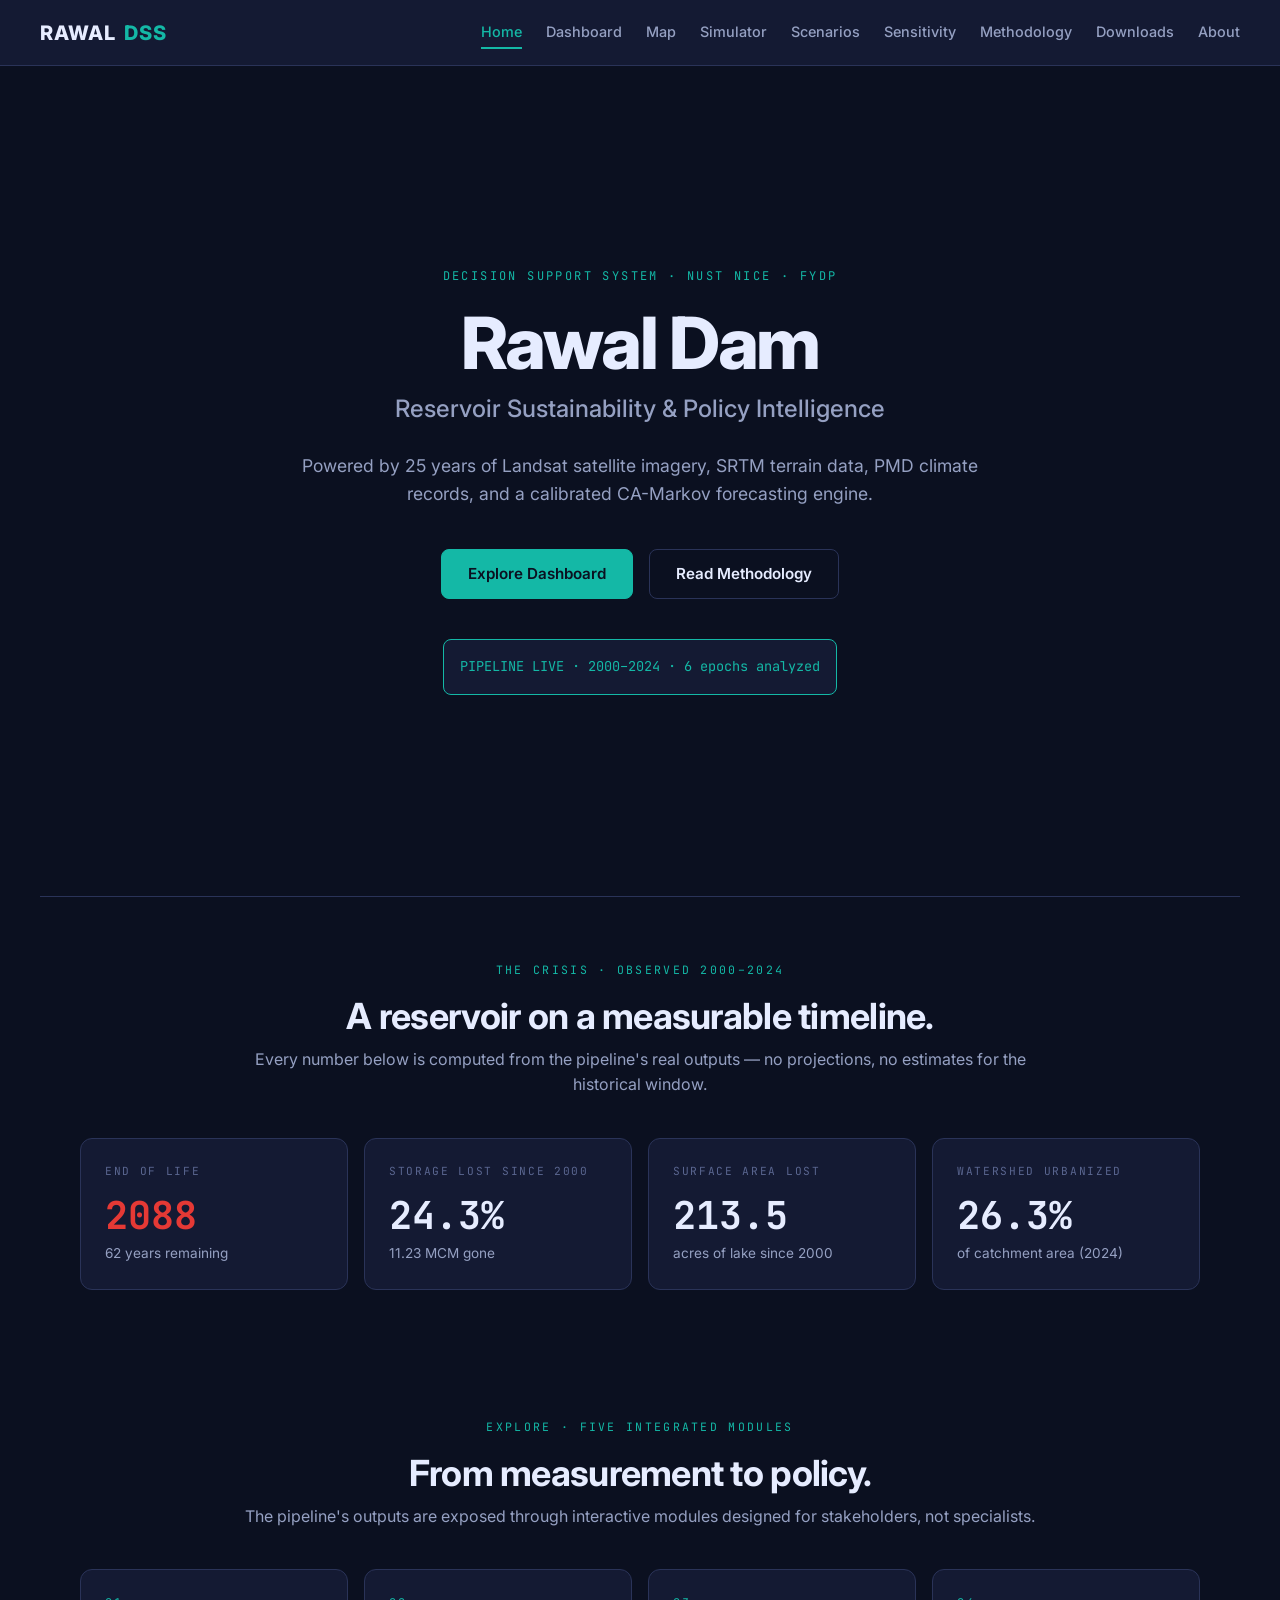
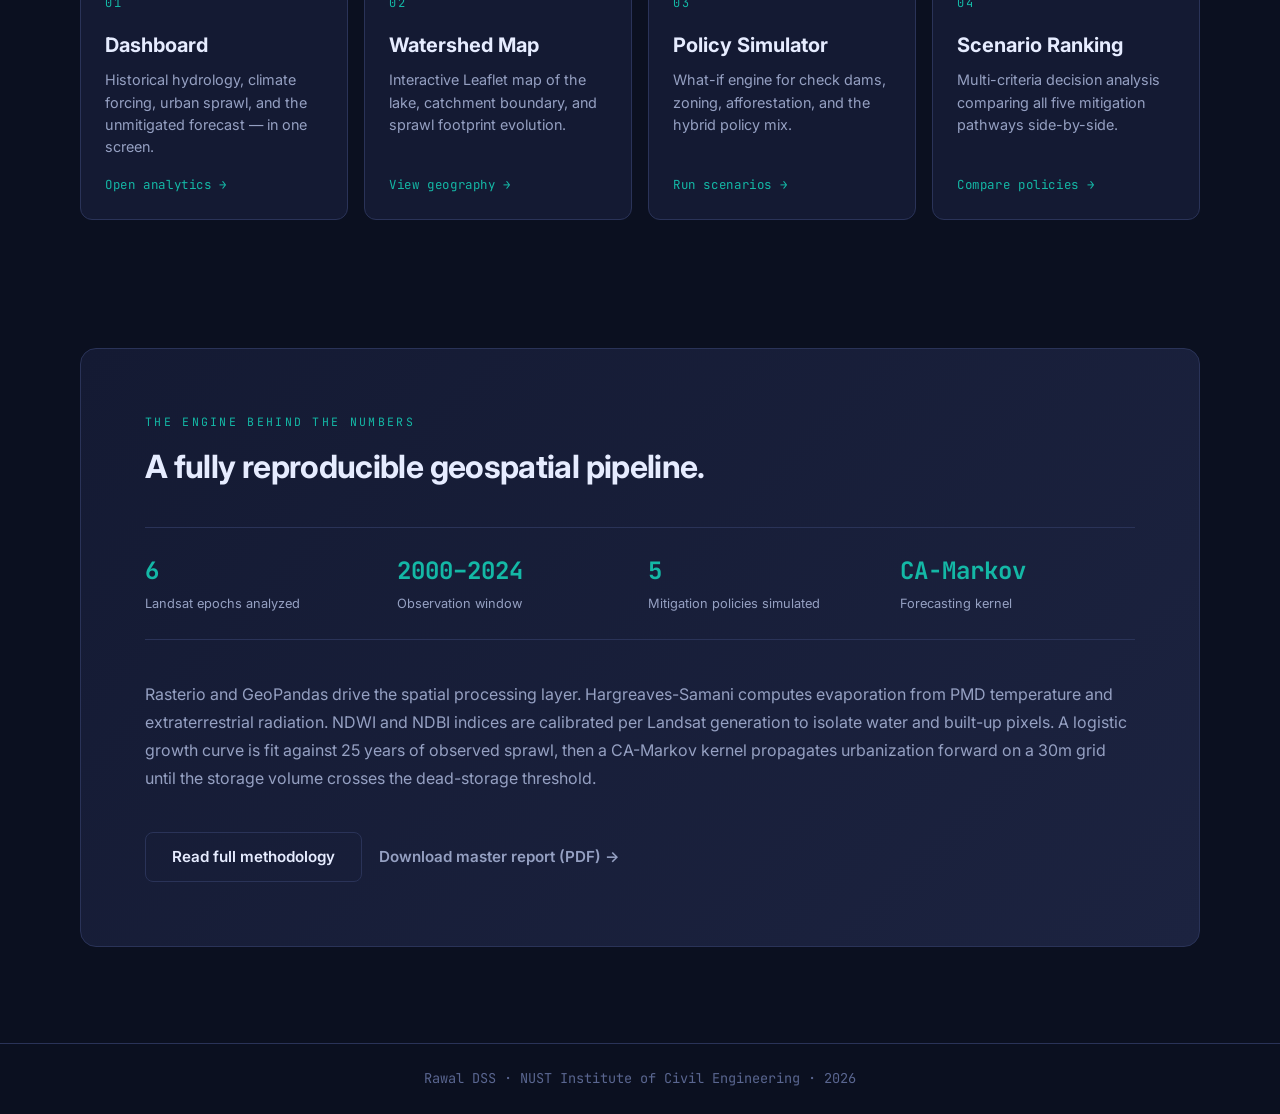
<file: index.html>
<!DOCTYPE html>
<html lang="en">
<head>
    <meta charset="UTF-8">
    <meta name="viewport" content="width=device-width, initial-scale=1.0">
    <title>Rawal DSS — Decision Support System for Reservoir Sustainability</title>

    <!-- ===== Favicon & App Icons ===== -->
    <link rel="icon" type="image/svg+xml" href="assets/icons/favicon.svg">
    <link rel="icon" type="image/png" sizes="32x32" href="assets/icons/favicon-32.png">
    <link rel="apple-touch-icon" sizes="180x180" href="assets/icons/apple-touch-icon.png">
    <link rel="manifest" href="site.webmanifest">
    <meta name="theme-color" content="#14b8a6">

    <!-- ===== Open Graph (WhatsApp / LinkedIn / Slack / Email) ===== -->
    <meta property="og:type" content="website">
    <meta property="og:site_name" content="Rawal DSS">
    <meta property="og:title" content="Rawal Dam DSS">
    <meta property="og:description" content="A satellite-based Decision Support System quantifying Rawal Dam's storage collapse trajectory and testing five mitigation policies.">
    <meta property="og:image" content="assets/icons/og-card.png">
    <meta property="og:image:width" content="1200">
    <meta property="og:image:height" content="630">
    <meta property="og:image:alt" content="Rawal Dam Decision Support System — satellite-based reservoir sustainability analysis">

    <!-- ===== Twitter Card ===== -->
    <meta name="twitter:card" content="summary_large_image">
    <meta name="twitter:title" content="Rawal Dam DSS">
    <meta name="twitter:description" content="A satellite-based Decision Support System quantifying Rawal Dam's storage collapse trajectory and testing five mitigation policies.">
    <meta name="twitter:image" content="assets/icons/og-card.png">


    <meta name="description" content="A data-driven decision support system for forecasting Rawal Dam sustainability and evaluating mitigation policies. NUST NICE Final Year Project.">

    <!-- Google Fonts -->
    <link rel="preconnect" href="https://fonts.googleapis.com">
    <link rel="preconnect" href="https://fonts.gstatic.com" crossorigin>
    <link href="https://fonts.googleapis.com/css2?family=Inter:wght@400;500;600;700;800&family=JetBrains+Mono:wght@400;500;700&display=swap" rel="stylesheet">

    <!-- Core stylesheet -->
    <link rel="stylesheet" href="assets/css/style.css">
</head>
<body>
    <header class="top-bar">
        <div class="brand">
            <span class="brand-mark">RAWAL</span>
            <span class="brand-dss">DSS</span>
        </div>
        <nav class="top-nav">
            <a href="index.html" class="nav-link active">Home</a>
            <a href="dashboard.html" class="nav-link">Dashboard</a>
            <a href="map.html" class="nav-link">Map</a>
            <a href="simulator.html" class="nav-link">Simulator</a>
            <a href="scenarios.html" class="nav-link">Scenarios</a>
            <a href="sensitivity.html" class="nav-link">Sensitivity</a>
            <a href="methodology.html" class="nav-link">Methodology</a>
            <a href="downloads.html" class="nav-link">Downloads</a>
            <a href="about.html" class="nav-link">About</a>
        </nav>
    </header>

    <main class="landing-main">

        <!-- ===== HERO ===== -->
        <section class="hero">
            <div class="hero-content">
                <p class="hero-tag">DECISION SUPPORT SYSTEM · NUST NICE · FYDP</p>
                <h1 class="hero-title">Rawal Dam</h1>
                <h2 class="hero-subtitle">Reservoir Sustainability &amp; Policy Intelligence</h2>
                <p class="hero-body">
                    Powered by 25 years of Landsat satellite imagery, SRTM terrain data,
                    PMD climate records, and a calibrated CA-Markov forecasting engine.
                </p>
                <div class="hero-cta">
                    <a href="dashboard.html" class="btn btn-primary">Explore Dashboard</a>
                    <a href="methodology.html" class="btn btn-secondary">Read Methodology</a>
                </div>
                <p class="hero-status" id="hero-status">Loading pipeline data...</p>
            </div>
        </section>

        <!-- ===== CRISIS STATS ===== -->
        <section class="crisis-section">
            <div class="section-header">
                <p class="section-tag">THE CRISIS · OBSERVED 2000–2024</p>
                <h2 class="section-title">A reservoir on a measurable timeline.</h2>
                <p class="section-sub">
                    Every number below is computed from the pipeline's real outputs — no projections, no estimates for the historical window.
                </p>
            </div>
            <div class="crisis-grid">
                <div class="crisis-card crisis-red">
                    <p class="crisis-label">End of Life</p>
                    <div class="crisis-value" id="stat-eol-year">—</div>
                    <p class="crisis-sub"><span id="stat-years-left">—</span> years remaining</p>
                </div>
                <div class="crisis-card">
                    <p class="crisis-label">Storage Lost Since 2000</p>
                    <div class="crisis-value"><span id="stat-storage-pct">—</span>%</div>
                    <p class="crisis-sub"><span id="stat-storage-lost">—</span> MCM gone</p>
                </div>
                <div class="crisis-card">
                    <p class="crisis-label">Surface Area Lost</p>
                    <div class="crisis-value"><span id="stat-area-lost">—</span></div>
                    <p class="crisis-sub">acres of lake since 2000</p>
                </div>
                <div class="crisis-card">
                    <p class="crisis-label">Watershed Urbanized</p>
                    <div class="crisis-value"><span id="stat-urban-pct">—</span>%</div>
                    <p class="crisis-sub">of catchment area (2024)</p>
                </div>
            </div>
        </section>

        <!-- ===== MODULES GRID ===== -->
        <section class="modules-section">
            <div class="section-header">
                <p class="section-tag">EXPLORE · FIVE INTEGRATED MODULES</p>
                <h2 class="section-title">From measurement to policy.</h2>
                <p class="section-sub">
                    The pipeline's outputs are exposed through interactive modules designed for stakeholders, not specialists.
                </p>
            </div>
            <div class="modules-grid">
                <a href="dashboard.html" class="module-card">
                    <div class="module-number">01</div>
                    <h3 class="module-title">Dashboard</h3>
                    <p class="module-body">Historical hydrology, climate forcing, urban sprawl, and the unmitigated forecast — in one screen.</p>
                    <span class="module-cta">Open analytics →</span>
                </a>
                <a href="map.html" class="module-card">
                    <div class="module-number">02</div>
                    <h3 class="module-title">Watershed Map</h3>
                    <p class="module-body">Interactive Leaflet map of the lake, catchment boundary, and sprawl footprint evolution.</p>
                    <span class="module-cta">View geography →</span>
                </a>
                <a href="simulator.html" class="module-card">
                    <div class="module-number">03</div>
                    <h3 class="module-title">Policy Simulator</h3>
                    <p class="module-body">What-if engine for check dams, zoning, afforestation, and the hybrid policy mix.</p>
                    <span class="module-cta">Run scenarios →</span>
                </a>
                <a href="scenarios.html" class="module-card">
                    <div class="module-number">04</div>
                    <h3 class="module-title">Scenario Ranking</h3>
                    <p class="module-body">Multi-criteria decision analysis comparing all five mitigation pathways side-by-side.</p>
                    <span class="module-cta">Compare policies →</span>
                </a>
            </div>
        </section>

        <!-- ===== METHODOLOGY TEASER ===== -->
        <section class="method-section">
            <div class="method-card">
                <p class="section-tag">THE ENGINE BEHIND THE NUMBERS</p>
                <h2 class="method-title">A fully reproducible geospatial pipeline.</h2>
                <div class="method-specs">
                    <div class="method-spec">
                        <span class="method-spec-num">6</span>
                        <span class="method-spec-label">Landsat epochs analyzed</span>
                    </div>
                    <div class="method-spec">
                        <span class="method-spec-num">2000–2024</span>
                        <span class="method-spec-label">Observation window</span>
                    </div>
                    <div class="method-spec">
                        <span class="method-spec-num">5</span>
                        <span class="method-spec-label">Mitigation policies simulated</span>
                    </div>
                    <div class="method-spec">
                        <span class="method-spec-num">CA-Markov</span>
                        <span class="method-spec-label">Forecasting kernel</span>
                    </div>
                </div>
                <p class="method-body">
                    Rasterio and GeoPandas drive the spatial processing layer. Hargreaves-Samani computes evaporation from PMD temperature and extraterrestrial radiation. NDWI and NDBI indices are calibrated per Landsat generation to isolate water and built-up pixels. A logistic growth curve is fit against 25 years of observed sprawl, then a CA-Markov kernel propagates urbanization forward on a 30m grid until the storage volume crosses the dead-storage threshold.
                </p>
                <div class="method-cta">
                    <a href="methodology.html" class="btn btn-secondary">Read full methodology</a>
                    <a href="downloads.html" class="btn btn-ghost">Download master report (PDF) →</a>
                </div>
            </div>
        </section>

    </main>

    <footer class="site-footer">
        <span>Rawal DSS &middot; NUST Institute of Civil Engineering &middot; 2026</span>
    </footer>

    <!-- Data loader must load before any page script -->
    <script src="assets/js/data-loader.js"></script>
    <script src="assets/js/landing.js"></script>
</body>
</html>
</file>
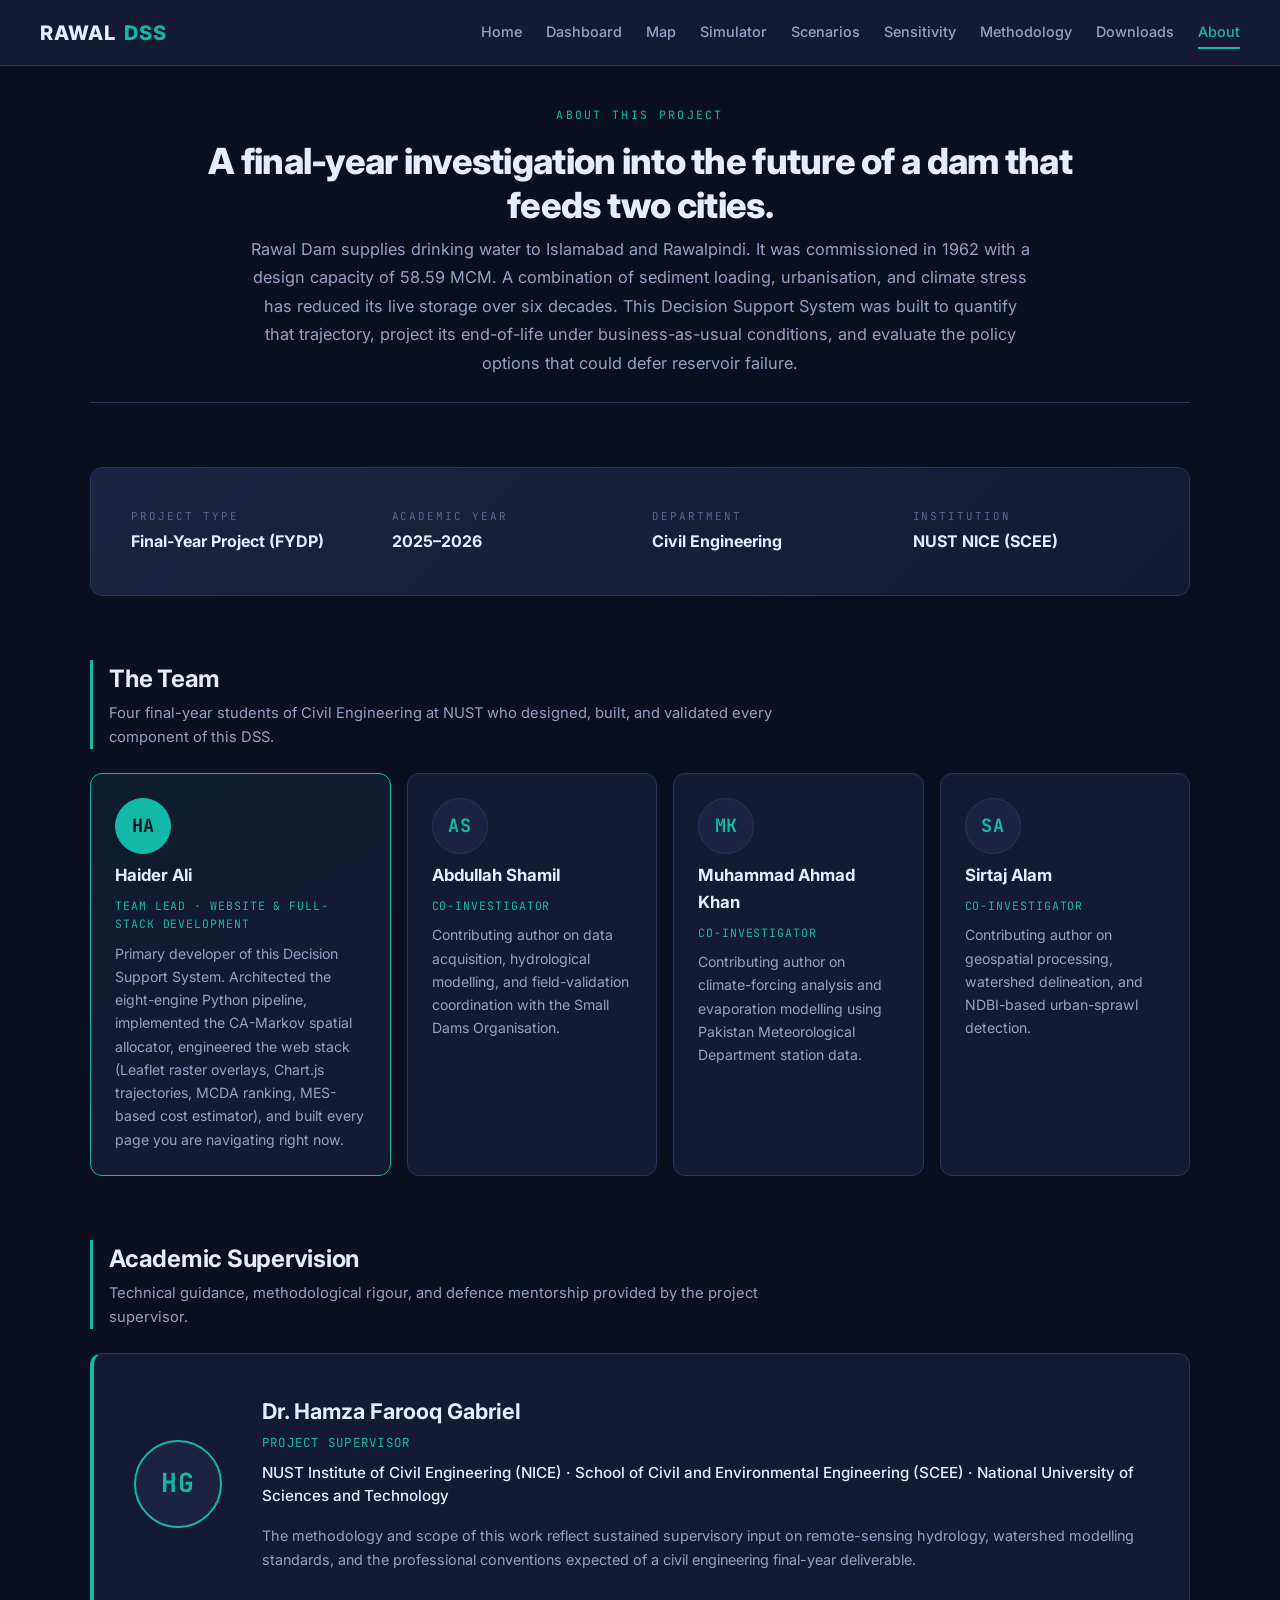
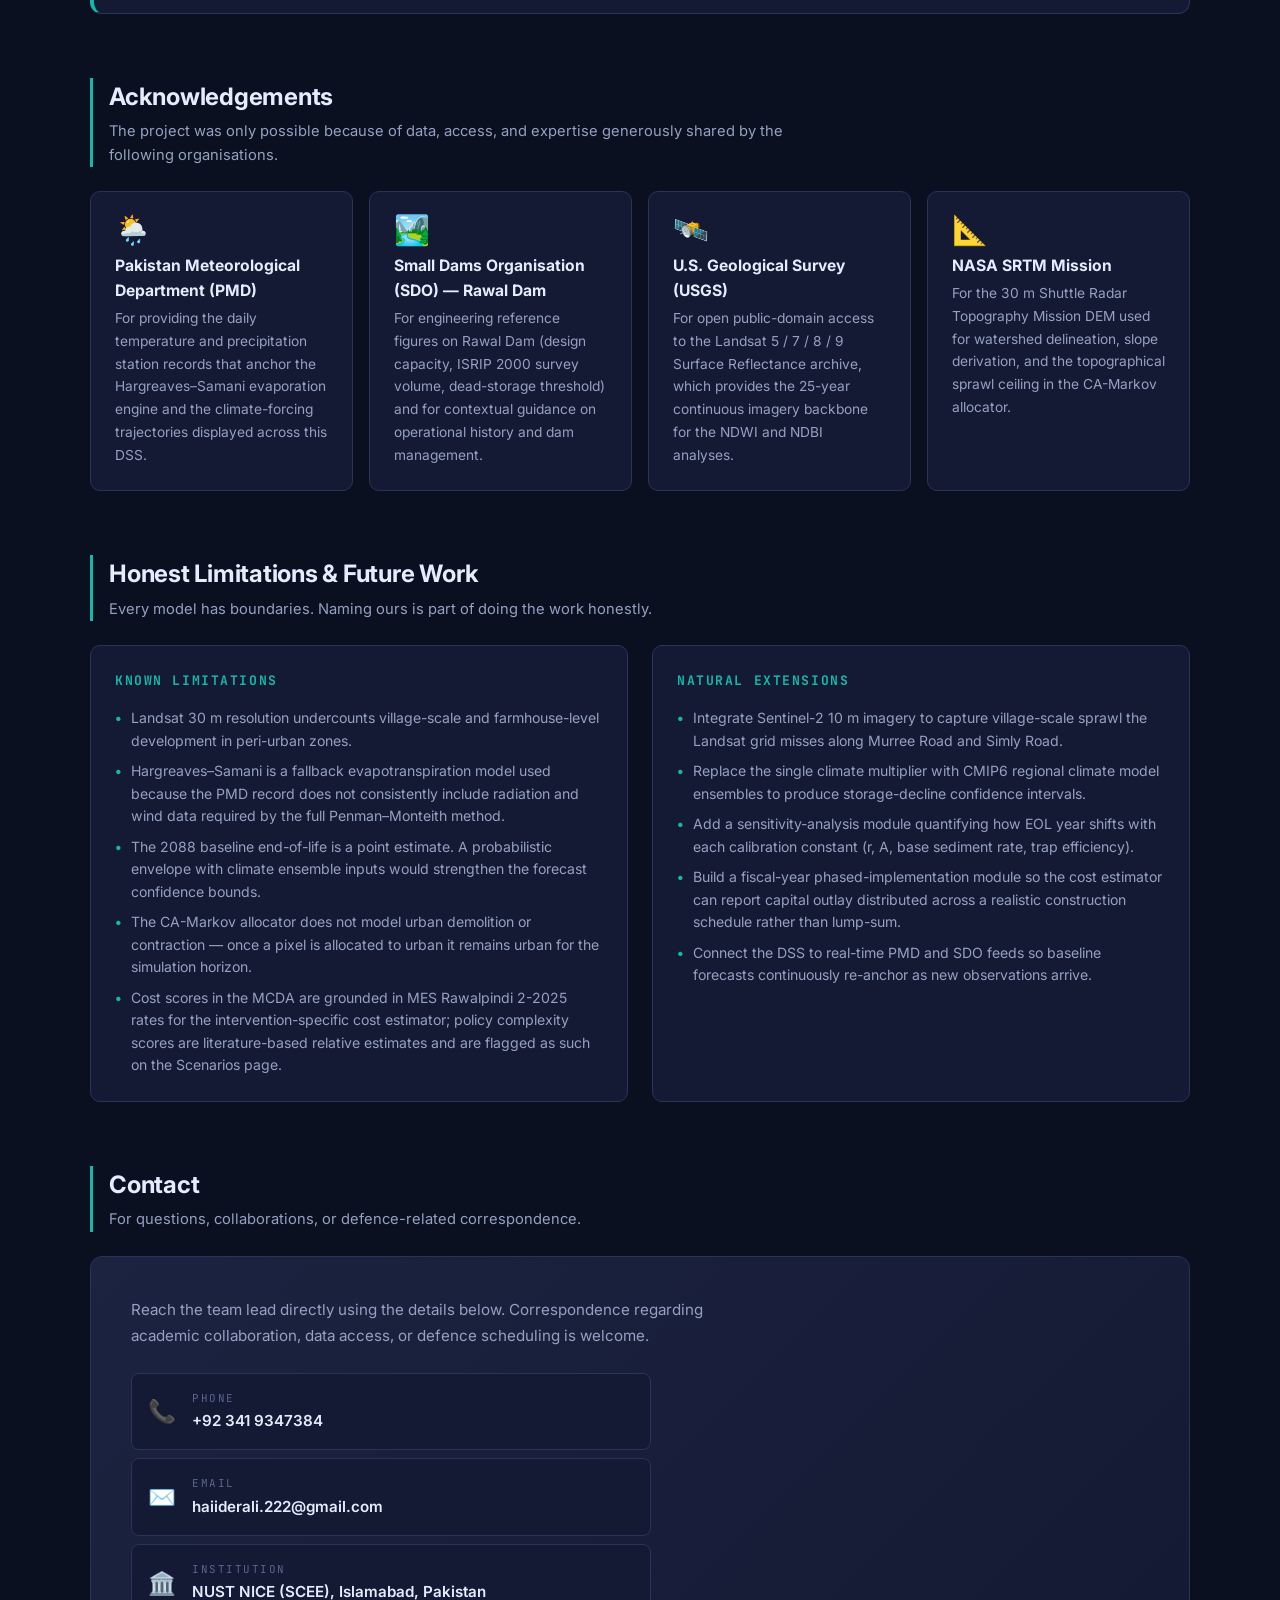
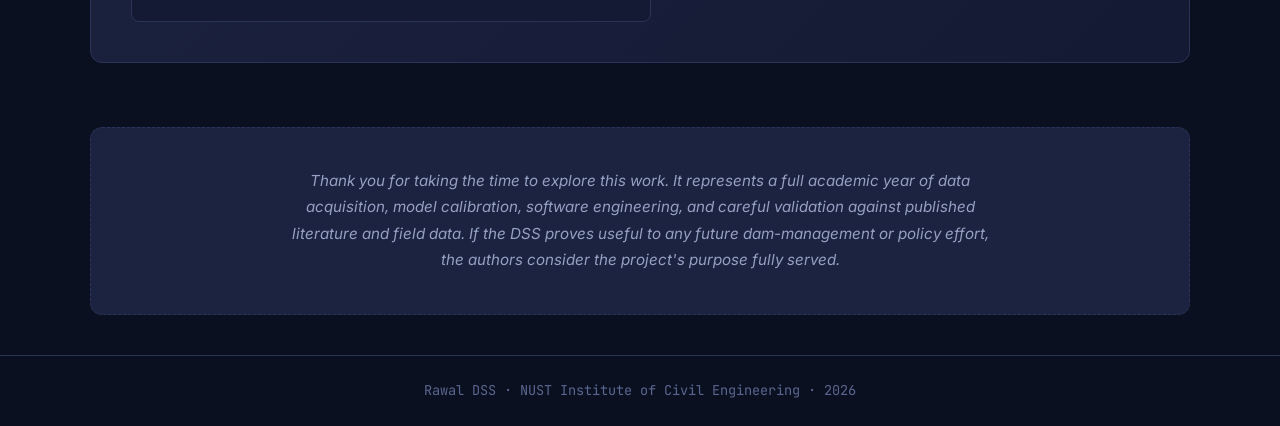
<file: about.html>
<!DOCTYPE html>
<html lang="en">
<head>
    <meta charset="UTF-8">
    <meta name="viewport" content="width=device-width, initial-scale=1.0">
    <title>About · Rawal DSS</title>

    <!-- ===== Favicon & App Icons ===== -->
    <link rel="icon" type="image/svg+xml" href="assets/icons/favicon.svg">
    <link rel="icon" type="image/png" sizes="32x32" href="assets/icons/favicon-32.png">
    <link rel="apple-touch-icon" sizes="180x180" href="assets/icons/apple-touch-icon.png">
    <link rel="manifest" href="site.webmanifest">
    <meta name="theme-color" content="#14b8a6">

    <!-- ===== Open Graph (WhatsApp / LinkedIn / Slack / Email) ===== -->
    <meta property="og:type" content="website">
    <meta property="og:site_name" content="Rawal DSS">
    <meta property="og:title" content="About · Rawal DSS">
    <meta property="og:description" content="Final-year project by Haider Ali, Abdullah Shamil, Muhammad Ahmad Khan, and Sirtaj Alam, supervised by Dr. Hamza Farooq Gabriel at NUST NICE (SCEE).">
    <meta property="og:image" content="assets/icons/og-card.png">
    <meta property="og:image:width" content="1200">
    <meta property="og:image:height" content="630">
    <meta property="og:image:alt" content="Rawal Dam Decision Support System — satellite-based reservoir sustainability analysis">

    <!-- ===== Twitter Card ===== -->
    <meta name="twitter:card" content="summary_large_image">
    <meta name="twitter:title" content="About · Rawal DSS">
    <meta name="twitter:description" content="Final-year project by Haider Ali, Abdullah Shamil, Muhammad Ahmad Khan, and Sirtaj Alam, supervised by Dr. Hamza Farooq Gabriel at NUST NICE (SCEE).">
    <meta name="twitter:image" content="assets/icons/og-card.png">



    <meta name="description" content="About the team, supervisor, and institution behind the Rawal Dam Decision Support System final-year project.">

    <link rel="preconnect" href="https://fonts.googleapis.com">
    <link rel="preconnect" href="https://fonts.gstatic.com" crossorigin>
    <link href="https://fonts.googleapis.com/css2?family=Inter:wght@400;500;600;700;800&family=JetBrains+Mono:wght@400;500;700&display=swap" rel="stylesheet">

    <link rel="stylesheet" href="assets/css/style.css">
</head>
<body>
    <header class="top-bar">
        <div class="brand">
            <span class="brand-mark">RAWAL</span>
            <span class="brand-dss">DSS</span>
        </div>
        <nav class="top-nav">
            <a href="index.html" class="nav-link">Home</a>
            <a href="dashboard.html" class="nav-link">Dashboard</a>
            <a href="map.html" class="nav-link">Map</a>
            <a href="simulator.html" class="nav-link">Simulator</a>
            <a href="scenarios.html" class="nav-link">Scenarios</a>
            <a href="sensitivity.html" class="nav-link">Sensitivity</a>
            <a href="methodology.html" class="nav-link">Methodology</a>
            <a href="downloads.html" class="nav-link">Downloads</a>
            <a href="about.html" class="nav-link active">About</a>
        </nav>
    </header>

    <main class="about-main">

        <!-- ===== PAGE HEADER ===== -->
        <section class="about-header">
            <p class="section-tag">ABOUT THIS PROJECT</p>
            <h1 class="about-title">A final-year investigation into the future of a dam that feeds two cities.</h1>
            <p class="about-lead">
                Rawal Dam supplies drinking water to Islamabad and Rawalpindi. It was commissioned in 1962 with
                a design capacity of 58.59 MCM. A combination of sediment loading, urbanisation, and climate
                stress has reduced its live storage over six decades. This Decision Support System was built to
                quantify that trajectory, project its end-of-life under business-as-usual conditions, and
                evaluate the policy options that could defer reservoir failure.
            </p>
        </section>

        <!-- ===== PROJECT CARD ===== -->
        <section class="about-section">
            <div class="about-project-card">
                <div class="project-meta">
                    <div class="project-meta-item">
                        <span class="project-meta-label">Project type</span>
                        <span class="project-meta-value">Final-Year Project (FYDP)</span>
                    </div>
                    <div class="project-meta-item">
                        <span class="project-meta-label">Academic year</span>
                        <span class="project-meta-value">2025–2026</span>
                    </div>
                    <div class="project-meta-item">
                        <span class="project-meta-label">Department</span>
                        <span class="project-meta-value">Civil Engineering</span>
                    </div>
                    <div class="project-meta-item">
                        <span class="project-meta-label">Institution</span>
                        <span class="project-meta-value">NUST NICE (SCEE)</span>
                    </div>
                </div>
            </div>
        </section>

        <!-- ===== TEAM ===== -->
        <section class="about-section">
            <div class="about-section-head">
                <h2 class="about-h2">The Team</h2>
                <p class="about-hint">Four final-year students of Civil Engineering at NUST who designed, built, and validated every component of this DSS.</p>
            </div>

            <div class="team-grid">

                <div class="team-card team-card-lead">
                    <div class="team-avatar">HA</div>
                    <h3 class="team-name">Haider Ali</h3>
                    <p class="team-role">Team Lead · Website &amp; Full-Stack Development</p>
                    <p class="team-blurb">
                        Primary developer of this Decision Support System. Architected the eight-engine Python
                        pipeline, implemented the CA-Markov spatial allocator, engineered the web stack (Leaflet
                        raster overlays, Chart.js trajectories, MCDA ranking, MES-based cost estimator), and
                        built every page you are navigating right now.
                    </p>
                </div>

                <div class="team-card">
                    <div class="team-avatar">AS</div>
                    <h3 class="team-name">Abdullah Shamil</h3>
                    <p class="team-role">Co-Investigator</p>
                    <p class="team-blurb">
                        Contributing author on data acquisition, hydrological modelling, and field-validation
                        coordination with the Small Dams Organisation.
                    </p>
                </div>

                <div class="team-card">
                    <div class="team-avatar">MK</div>
                    <h3 class="team-name">Muhammad Ahmad Khan</h3>
                    <p class="team-role">Co-Investigator</p>
                    <p class="team-blurb">
                        Contributing author on climate-forcing analysis and evaporation modelling using Pakistan
                        Meteorological Department station data.
                    </p>
                </div>

                <div class="team-card">
                    <div class="team-avatar">SA</div>
                    <h3 class="team-name">Sirtaj Alam</h3>
                    <p class="team-role">Co-Investigator</p>
                    <p class="team-blurb">
                        Contributing author on geospatial processing, watershed delineation, and NDBI-based
                        urban-sprawl detection.
                    </p>
                </div>

            </div>
        </section>

        <!-- ===== SUPERVISOR ===== -->
        <section class="about-section">
            <div class="about-section-head">
                <h2 class="about-h2">Academic Supervision</h2>
                <p class="about-hint">Technical guidance, methodological rigour, and defence mentorship provided by the project supervisor.</p>
            </div>

            <div class="supervisor-card">
                <div class="supervisor-avatar">HG</div>
                <div class="supervisor-body">
                    <h3 class="supervisor-name">Dr. Hamza Farooq Gabriel</h3>
                    <p class="supervisor-role">Project Supervisor</p>
                    <p class="supervisor-affiliation">
                        NUST Institute of Civil Engineering (NICE) ·
                        School of Civil and Environmental Engineering (SCEE) ·
                        National University of Sciences and Technology
                    </p>
                    <p class="supervisor-blurb">
                        The methodology and scope of this work reflect sustained supervisory input on remote-sensing
                        hydrology, watershed modelling standards, and the professional conventions expected of a
                        civil engineering final-year deliverable.
                    </p>
                </div>
            </div>
        </section>

        <!-- ===== ACKNOWLEDGEMENTS ===== -->
        <section class="about-section">
            <div class="about-section-head">
                <h2 class="about-h2">Acknowledgements</h2>
                <p class="about-hint">The project was only possible because of data, access, and expertise generously shared by the following organisations.</p>
            </div>

            <div class="ack-grid">
                <div class="ack-card">
                    <div class="ack-icon">🌦️</div>
                    <h3>Pakistan Meteorological Department (PMD)</h3>
                    <p>
                        For providing the daily temperature and precipitation station records that anchor the
                        Hargreaves–Samani evaporation engine and the climate-forcing trajectories displayed
                        across this DSS.
                    </p>
                </div>

                <div class="ack-card">
                    <div class="ack-icon">🏞️</div>
                    <h3>Small Dams Organisation (SDO) — Rawal Dam</h3>
                    <p>
                        For engineering reference figures on Rawal Dam (design capacity, ISRIP 2000 survey
                        volume, dead-storage threshold) and for contextual guidance on operational history
                        and dam management.
                    </p>
                </div>

                <div class="ack-card">
                    <div class="ack-icon">🛰️</div>
                    <h3>U.S. Geological Survey (USGS)</h3>
                    <p>
                        For open public-domain access to the Landsat 5 / 7 / 8 / 9 Surface Reflectance archive,
                        which provides the 25-year continuous imagery backbone for the NDWI and NDBI analyses.
                    </p>
                </div>

                <div class="ack-card">
                    <div class="ack-icon">📐</div>
                    <h3>NASA SRTM Mission</h3>
                    <p>
                        For the 30 m Shuttle Radar Topography Mission DEM used for watershed delineation,
                        slope derivation, and the topographical sprawl ceiling in the CA-Markov allocator.
                    </p>
                </div>
            </div>
        </section>

        <!-- ===== LIMITATIONS & FUTURE WORK ===== -->
        <section class="about-section">
            <div class="about-section-head">
                <h2 class="about-h2">Honest Limitations &amp; Future Work</h2>
                <p class="about-hint">Every model has boundaries. Naming ours is part of doing the work honestly.</p>
            </div>

            <div class="limit-grid">
                <div class="limit-card">
                    <h3>Known limitations</h3>
                    <ul class="limit-list">
                        <li>Landsat 30 m resolution undercounts village-scale and farmhouse-level development in peri-urban zones.</li>
                        <li>Hargreaves–Samani is a fallback evapotranspiration model used because the PMD record does not consistently include radiation and wind data required by the full Penman–Monteith method.</li>
                        <li>The 2088 baseline end-of-life is a point estimate. A probabilistic envelope with climate ensemble inputs would strengthen the forecast confidence bounds.</li>
                        <li>The CA-Markov allocator does not model urban demolition or contraction — once a pixel is allocated to urban it remains urban for the simulation horizon.</li>
                        <li>Cost scores in the MCDA are grounded in MES Rawalpindi 2-2025 rates for the intervention-specific cost estimator; policy complexity scores are literature-based relative estimates and are flagged as such on the Scenarios page.</li>
                    </ul>
                </div>

                <div class="limit-card">
                    <h3>Natural extensions</h3>
                    <ul class="limit-list">
                        <li>Integrate Sentinel-2 10 m imagery to capture village-scale sprawl the Landsat grid misses along Murree Road and Simly Road.</li>
                        <li>Replace the single climate multiplier with CMIP6 regional climate model ensembles to produce storage-decline confidence intervals.</li>
                        <li>Add a sensitivity-analysis module quantifying how EOL year shifts with each calibration constant (r, A, base sediment rate, trap efficiency).</li>
                        <li>Build a fiscal-year phased-implementation module so the cost estimator can report capital outlay distributed across a realistic construction schedule rather than lump-sum.</li>
                        <li>Connect the DSS to real-time PMD and SDO feeds so baseline forecasts continuously re-anchor as new observations arrive.</li>
                    </ul>
                </div>
            </div>
        </section>

        <!-- ===== CONTACT ===== -->
        <section class="about-section">
            <div class="about-section-head">
                <h2 class="about-h2">Contact</h2>
                <p class="about-hint">For questions, collaborations, or defence-related correspondence.</p>
            </div>

            <div class="contact-card">
                <div class="contact-body">
                    <p class="contact-intro">
                        Reach the team lead directly using the details below. Correspondence regarding academic
                        collaboration, data access, or defence scheduling is welcome.
                    </p>

                    <div class="contact-lines">
                        <!-- EDIT: to remove your phone from the public site, delete or comment out the single .contact-line block below -->
                        <a href="tel:+923419347384" class="contact-line">
                            <span class="contact-icon">📞</span>
                            <span class="contact-text">
                                <span class="contact-label">Phone</span>
                                <span class="contact-value">+92 341 9347384</span>
                            </span>
                        </a>

                        <a href="mailto:haiiderali.222@gmail.com" class="contact-line">
                            <span class="contact-icon">✉️</span>
                            <span class="contact-text">
                                <span class="contact-label">Email</span>
                                <span class="contact-value">haiiderali.222@gmail.com</span>
                            </span>
                        </a>

                        <div class="contact-line contact-line-static">
                            <span class="contact-icon">🏛️</span>
                            <span class="contact-text">
                                <span class="contact-label">Institution</span>
                                <span class="contact-value">NUST NICE (SCEE), Islamabad, Pakistan</span>
                            </span>
                        </div>
                    </div>
                </div>
            </div>
        </section>

        <!-- ===== CLOSING NOTE ===== -->
        <section class="about-section">
            <div class="closing-note">
                <p>
                    Thank you for taking the time to explore this work. It represents a full academic year of
                    data acquisition, model calibration, software engineering, and careful validation against
                    published literature and field data. If the DSS proves useful to any future dam-management
                    or policy effort, the authors consider the project's purpose fully served.
                </p>
            </div>
        </section>

    </main>

    <footer class="site-footer">
        <span>Rawal DSS &middot; NUST Institute of Civil Engineering &middot; 2026</span>
    </footer>

    <script src="assets/js/data-loader.js"></script>
</body>
</html>
</file>
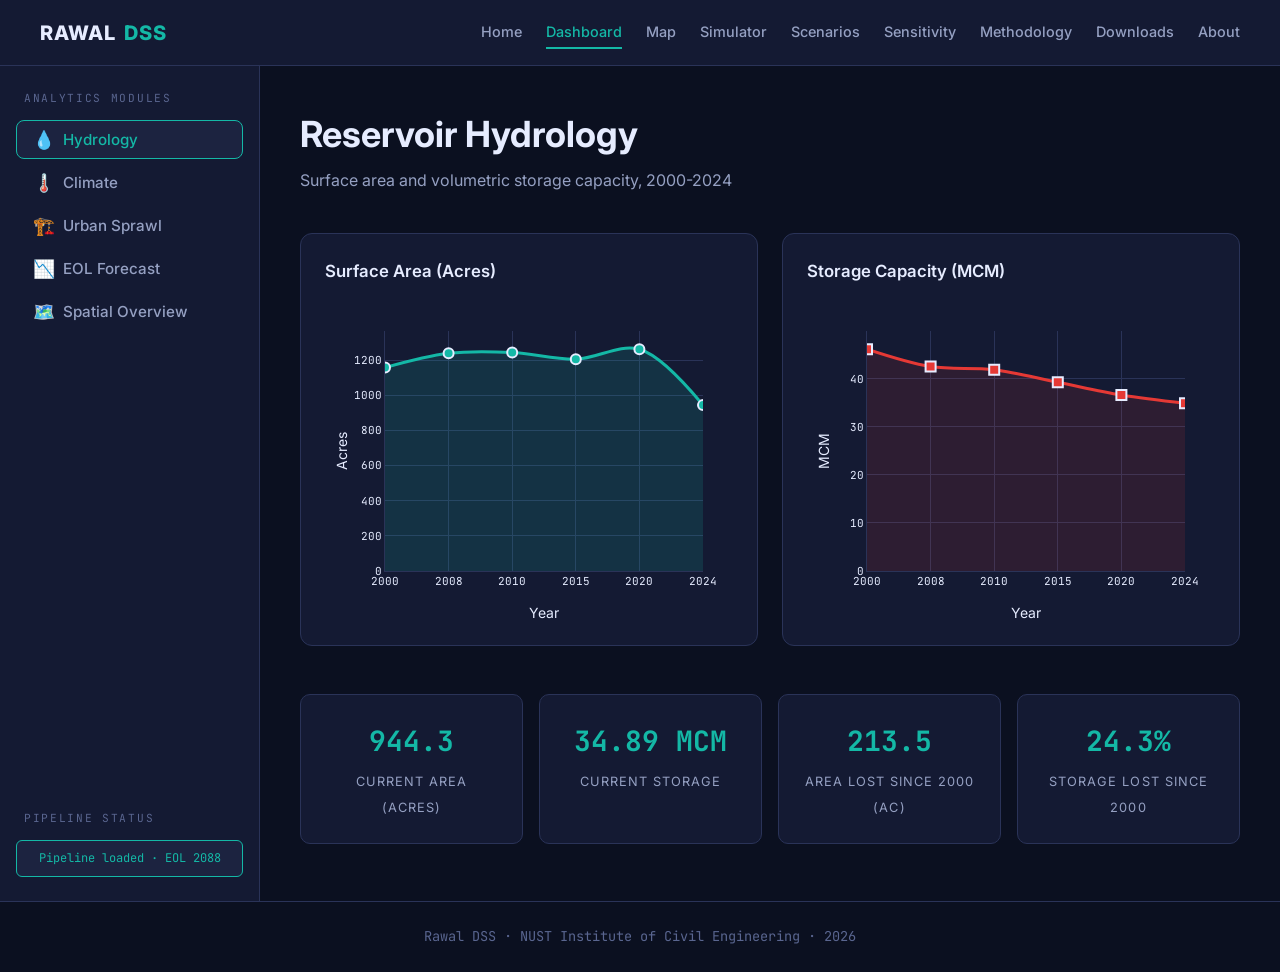
<file: dashboard.html>
<!DOCTYPE html>
<html lang="en">
<head>
    <meta charset="UTF-8">
    <meta name="viewport" content="width=device-width, initial-scale=1.0">
    <title>Dashboard · Rawal DSS</title>

    <!-- ===== Favicon & App Icons ===== -->
    <link rel="icon" type="image/svg+xml" href="assets/icons/favicon.svg">
    <link rel="icon" type="image/png" sizes="32x32" href="assets/icons/favicon-32.png">
    <link rel="apple-touch-icon" sizes="180x180" href="assets/icons/apple-touch-icon.png">
    <link rel="manifest" href="site.webmanifest">
    <meta name="theme-color" content="#14b8a6">

    <!-- ===== Open Graph (WhatsApp / LinkedIn / Slack / Email) ===== -->
    <meta property="og:type" content="website">
    <meta property="og:site_name" content="Rawal DSS">
    <meta property="og:title" content="Dashboard · Rawal DSS">
    <meta property="og:description" content="Interactive analytical dashboard: hydrology, urbanisation, storage decline, and climate forcing for the Rawal Dam watershed.">
    <meta property="og:image" content="assets/icons/og-card.png">
    <meta property="og:image:width" content="1200">
    <meta property="og:image:height" content="630">
    <meta property="og:image:alt" content="Rawal Dam Decision Support System — satellite-based reservoir sustainability analysis">

    <!-- ===== Twitter Card ===== -->
    <meta name="twitter:card" content="summary_large_image">
    <meta name="twitter:title" content="Dashboard · Rawal DSS">
    <meta name="twitter:description" content="Interactive analytical dashboard: hydrology, urbanisation, storage decline, and climate forcing for the Rawal Dam watershed.">
    <meta name="twitter:image" content="assets/icons/og-card.png">
    <meta name="description" content="Interactive analytical dashboard for Rawal Dam reservoir sustainability. 25 years of hydrology, climate, and urban sprawl data.">

    <!-- Google Fonts -->
    <link rel="preconnect" href="https://fonts.googleapis.com">
    <link rel="preconnect" href="https://fonts.gstatic.com" crossorigin>
    <link href="https://fonts.googleapis.com/css2?family=Inter:wght@400;500;600;700;800&family=JetBrains+Mono:wght@400;500;700&display=swap" rel="stylesheet">

    <!-- Core stylesheet -->
    <link rel="stylesheet" href="assets/css/style.css">

    <!-- Plotly.js from CDN -->
    <script src="https://cdn.plot.ly/plotly-2.35.2.min.js" charset="utf-8"></script>
</head>
<body class="is-loading">
    <header class="top-bar">
        <div class="brand">
            <span class="brand-mark">RAWAL</span>
            <span class="brand-dss">DSS</span>
        </div>
        <nav class="top-nav">
            <a href="index.html" class="nav-link">Home</a>
            <a href="dashboard.html" class="nav-link active">Dashboard</a>
            <a href="map.html" class="nav-link">Map</a>
            <a href="simulator.html" class="nav-link">Simulator</a>
            <a href="scenarios.html" class="nav-link">Scenarios</a>
            <a href="sensitivity.html" class="nav-link">Sensitivity</a>
            <a href="methodology.html" class="nav-link">Methodology</a>
            <a href="downloads.html" class="nav-link">Downloads</a>
            <a href="about.html" class="nav-link">About</a>
        </nav>
    </header>

    <div class="dashboard-layout">
        <!-- LEFT SIDEBAR with tab buttons -->
        <aside class="dashboard-sidebar">
            <div class="sidebar-section">
                <p class="sidebar-label">ANALYTICS MODULES</p>
                <button class="tab-button active" data-tab="hydrology">
                    <span class="tab-icon">💧</span>
                    <span class="tab-text">Hydrology</span>
                </button>
                <button class="tab-button" data-tab="climate">
                    <span class="tab-icon">🌡️</span>
                    <span class="tab-text">Climate</span>
                </button>
                <button class="tab-button" data-tab="sprawl">
                    <span class="tab-icon">🏗️</span>
                    <span class="tab-text">Urban Sprawl</span>
                </button>
                <button class="tab-button" data-tab="forecast">
                    <span class="tab-icon">📉</span>
                    <span class="tab-text">EOL Forecast</span>
                </button>
                <button class="tab-button" data-tab="spatial">
                    <span class="tab-icon">🗺️</span>
                    <span class="tab-text">Spatial Overview</span>
                </button>
            </div>

            <div class="sidebar-section sidebar-status">
                <p class="sidebar-label">PIPELINE STATUS</p>
                <div id="sidebar-status-box" class="status-pill">Loading...</div>
            </div>
        </aside>

        <!-- MAIN CONTENT AREA -->
        <main class="dashboard-content">
            <!-- Tab 1: Hydrology -->
            <section class="tab-panel active" id="panel-hydrology">
                <div class="panel-header">
                    <h1>Reservoir Hydrology</h1>
                    <p class="panel-sub">Surface area and volumetric storage capacity, 2000-2024</p>
                </div>
                <div class="chart-grid-2">
                    <div class="chart-card">
                        <h3>Surface Area (Acres)</h3>
                        <div id="chart-hydro-area" class="plot-container"></div>
                    </div>
                    <div class="chart-card">
                        <h3>Storage Capacity (MCM)</h3>
                        <div id="chart-hydro-storage" class="plot-container"></div>
                    </div>
                </div>
                <div class="stats-row" id="stats-hydrology"></div>
            </section>

            <!-- Tab 2: Climate -->
            <section class="tab-panel" id="panel-climate">
                <div class="panel-header">
                    <h1>Climate Forcing</h1>
                    <p class="panel-sub">Precipitation, temperature, and evaporation over the analysis period</p>
                </div>
                <div class="chart-card">
                    <h3>Annual Precipitation</h3>
                    <div id="chart-climate-precip" class="plot-container"></div>
                </div>
                <div class="chart-grid-2">
                    <div class="chart-card">
                        <h3>Mean Max Temperature</h3>
                        <div id="chart-climate-tmax" class="plot-container"></div>
                    </div>
                    <div class="chart-card">
                        <h3>Annual Evaporation (MCM)</h3>
                        <div id="chart-climate-evap" class="plot-container"></div>
                    </div>
                </div>
                <div class="insight-box" id="insight-climate"></div>
            </section>

            <!-- Tab 3: Urban Sprawl -->
            <section class="tab-panel" id="panel-sprawl">
                <div class="panel-header">
                    <h1>Urban Sprawl Tracker</h1>
                    <p class="panel-sub">Watershed urbanization detected via Landsat NDBI analysis</p>
                </div>
                <div class="chart-card">
                    <h3>Absolute and Incremental Urban Footprint</h3>
                    <div id="chart-sprawl-dual" class="plot-container plot-tall"></div>
                </div>
                <div class="stats-row" id="stats-sprawl"></div>
            </section>

            <!-- Tab 4: EOL Forecast -->
            <section class="tab-panel" id="panel-forecast">
                <div class="panel-header">
                    <h1>End-of-Life Forecast</h1>
                    <p class="panel-sub">Unmitigated trajectory: storage decline from 2000 to dead storage threshold</p>
                </div>
                <div class="chart-card">
                    <h3>Storage Capacity Projection (Scenario A: Business As Usual)</h3>
                    <div id="chart-forecast-main" class="plot-container plot-tall"></div>
                </div>
                <div class="stats-row" id="stats-forecast"></div>
            </section>

            <!-- Tab 5: Spatial Overview -->
            <section class="tab-panel" id="panel-spatial">
                <div class="panel-header">
                    <h1>Spatial Overview</h1>
                    <p class="panel-sub">Static map snapshots from the pipeline. Full interactivity on the <a href="map.html" style="color:var(--accent-teal)">Map page</a>.</p>
                </div>
                <div class="spatial-grid">
                    <figure class="spatial-card">
                        <img src="data/images/scenario_A_thumb.png" alt="Scenario A: Unmitigated spatial footprint">
                        <figcaption>Scenario A — Business As Usual</figcaption>
                    </figure>
                    <figure class="spatial-card">
                        <img src="data/images/scenario_B_thumb.png" alt="Scenario B: Check Dams spatial footprint">
                        <figcaption>Scenario B — Check Dam Cascades</figcaption>
                    </figure>
                    <figure class="spatial-card">
                        <img src="data/images/scenario_C_thumb.png" alt="Scenario C: Strict Zoning spatial footprint">
                        <figcaption>Scenario C — Strict Zoning</figcaption>
                    </figure>
                    <figure class="spatial-card">
                        <img src="data/images/scenario_D_thumb.png" alt="Scenario D: Afforestation spatial footprint">
                        <figcaption>Scenario D — Biological Afforestation</figcaption>
                    </figure>
                    <figure class="spatial-card">
                        <img src="data/images/scenario_E_thumb.png" alt="Scenario E: Hybrid Policy spatial footprint">
                        <figcaption>Scenario E — Ultimate Hybrid Policy</figcaption>
                    </figure>
                </div>
            </section>
        </main>
    </div>

    <footer class="site-footer">
        <span>Rawal DSS &middot; NUST Institute of Civil Engineering &middot; 2026</span>
    </footer>

    <!-- Scripts -->
    <script src="assets/js/data-loader.js"></script>
    <script src="assets/js/dashboard.js"></script>
</body>
</html>
</file>
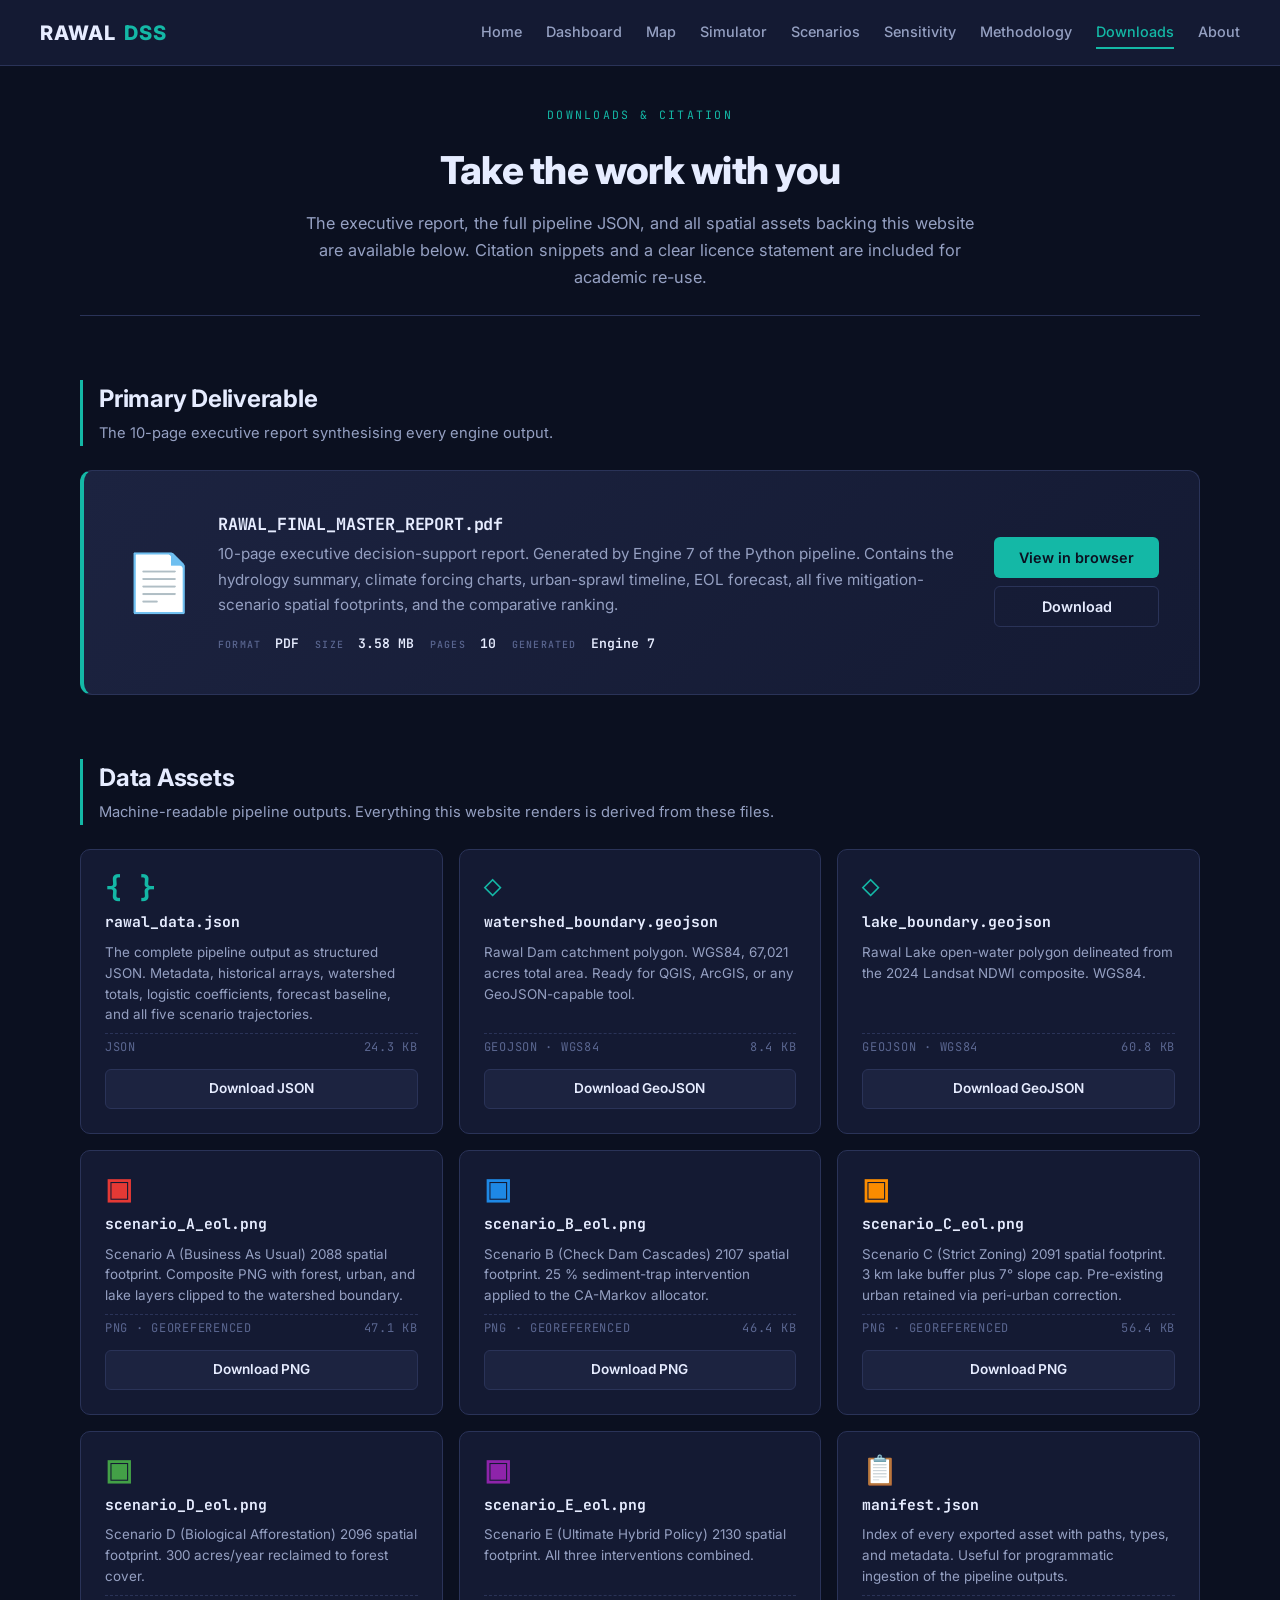
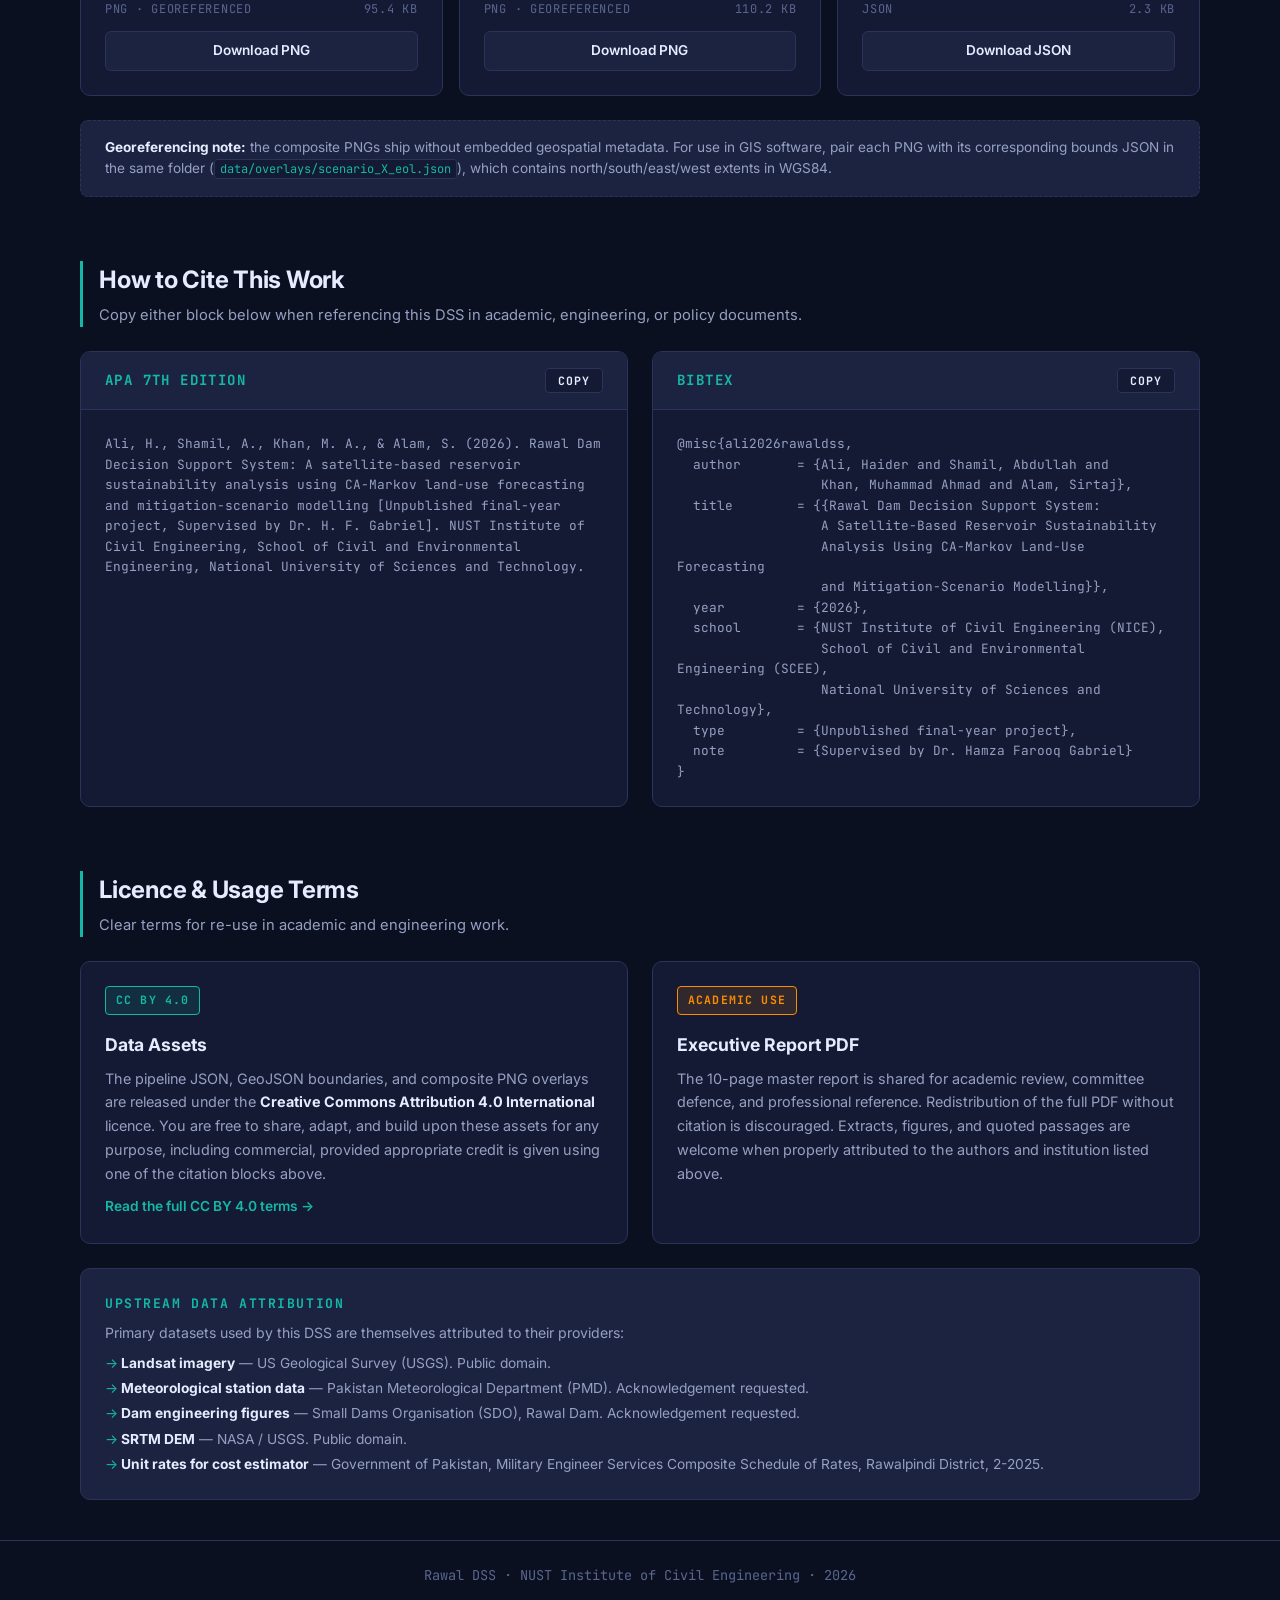
<file: downloads.html>
<!DOCTYPE html>
<html lang="en">
<head>
    <meta charset="UTF-8">
    <meta name="viewport" content="width=device-width, initial-scale=1.0">
    <title>Downloads · Rawal DSS</title>

    <!-- ===== Favicon & App Icons ===== -->
    <link rel="icon" type="image/svg+xml" href="assets/icons/favicon.svg">
    <link rel="icon" type="image/png" sizes="32x32" href="assets/icons/favicon-32.png">
    <link rel="apple-touch-icon" sizes="180x180" href="assets/icons/apple-touch-icon.png">
    <link rel="manifest" href="site.webmanifest">
    <meta name="theme-color" content="#14b8a6">

    <!-- ===== Open Graph (WhatsApp / LinkedIn / Slack / Email) ===== -->
    <meta property="og:type" content="website">
    <meta property="og:site_name" content="Rawal DSS">
    <meta property="og:title" content="Downloads · Rawal DSS">
    <meta property="og:description" content="Download the executive report, pipeline JSON, watershed boundaries, and composite scenario PNGs. Citation and licence included.">
    <meta property="og:image" content="assets/icons/og-card.png">
    <meta property="og:image:width" content="1200">
    <meta property="og:image:height" content="630">
    <meta property="og:image:alt" content="Rawal Dam Decision Support System — satellite-based reservoir sustainability analysis">

    <!-- ===== Twitter Card ===== -->
    <meta name="twitter:card" content="summary_large_image">
    <meta name="twitter:title" content="Downloads · Rawal DSS">
    <meta name="twitter:description" content="Download the executive report, pipeline JSON, watershed boundaries, and composite scenario PNGs. Citation and licence included.">
    <meta name="twitter:image" content="assets/icons/og-card.png">



    <meta name="description" content="Download the Rawal Dam DSS executive report, pipeline data, and spatial assets. Citation and licence terms included.">

    <link rel="preconnect" href="https://fonts.googleapis.com">
    <link rel="preconnect" href="https://fonts.gstatic.com" crossorigin>
    <link href="https://fonts.googleapis.com/css2?family=Inter:wght@400;500;600;700;800&family=JetBrains+Mono:wght@400;500;700&display=swap" rel="stylesheet">

    <link rel="stylesheet" href="assets/css/style.css">
</head>
<body>
    <header class="top-bar">
        <div class="brand">
            <span class="brand-mark">RAWAL</span>
            <span class="brand-dss">DSS</span>
        </div>
        <nav class="top-nav">
            <a href="index.html" class="nav-link">Home</a>
            <a href="dashboard.html" class="nav-link">Dashboard</a>
            <a href="map.html" class="nav-link">Map</a>
            <a href="simulator.html" class="nav-link">Simulator</a>
            <a href="scenarios.html" class="nav-link">Scenarios</a>
            <a href="sensitivity.html" class="nav-link">Sensitivity</a>
            <a href="methodology.html" class="nav-link">Methodology</a>
            <a href="downloads.html" class="nav-link active">Downloads</a>
            <a href="about.html" class="nav-link">About</a>
        </nav>
    </header>

    <main class="dl-main">

        <!-- ===== PAGE HEADER ===== -->
        <section class="dl-header">
            <p class="section-tag">DOWNLOADS &amp; CITATION</p>
            <h1 class="dl-title">Take the work with you</h1>
            <p class="dl-sub">
                The executive report, the full pipeline JSON, and all spatial assets backing
                this website are available below. Citation snippets and a clear licence statement
                are included for academic re-use.
            </p>
        </section>

        <!-- ===== SECTION 1: PRIMARY DELIVERABLE ===== -->
        <section class="dl-section">
            <div class="dl-section-head">
                <h2 class="dl-h2">Primary Deliverable</h2>
                <p class="dl-hint">The 10-page executive report synthesising every engine output.</p>
            </div>

            <div class="dl-primary-card">
                <div class="dl-primary-icon">📄</div>
                <div class="dl-primary-body">
                    <h3>RAWAL_FINAL_MASTER_REPORT.pdf</h3>
                    <p>
                        10-page executive decision-support report. Generated by Engine 7 of the Python pipeline.
                        Contains the hydrology summary, climate forcing charts, urban-sprawl timeline,
                        EOL forecast, all five mitigation-scenario spatial footprints, and the comparative ranking.
                    </p>
                    <div class="dl-primary-meta">
                        <span class="dl-meta-item"><span class="dl-meta-label">Format</span> PDF</span>
                        <span class="dl-meta-item"><span class="dl-meta-label">Size</span> 3.58 MB</span>
                        <span class="dl-meta-item"><span class="dl-meta-label">Pages</span> 10</span>
                        <span class="dl-meta-item"><span class="dl-meta-label">Generated</span> Engine 7</span>
                    </div>
                </div>
                <div class="dl-primary-actions">
                    <a href="data/downloads/RAWAL_FINAL_MASTER_REPORT.pdf" target="_blank" rel="noopener" class="dl-btn dl-btn-primary">
                        View in browser
                    </a>
                    <a href="data/downloads/RAWAL_FINAL_MASTER_REPORT.pdf" download class="dl-btn dl-btn-secondary">
                        Download
                    </a>
                </div>
            </div>
        </section>

        <!-- ===== SECTION 2: DATA ASSETS ===== -->
        <section class="dl-section">
            <div class="dl-section-head">
                <h2 class="dl-h2">Data Assets</h2>
                <p class="dl-hint">Machine-readable pipeline outputs. Everything this website renders is derived from these files.</p>
            </div>

            <div class="dl-asset-grid">

                <!-- Core JSON -->
                <div class="dl-asset-card">
                    <div class="dl-asset-icon">{ }</div>
                    <h3>rawal_data.json</h3>
                    <p>The complete pipeline output as structured JSON. Metadata, historical arrays, watershed totals, logistic coefficients, forecast baseline, and all five scenario trajectories.</p>
                    <div class="dl-asset-meta">
                        <span>JSON</span>
                        <span id="dl-size-rawaljson">—</span>
                    </div>
                    <a href="data/core/rawal_data.json" download class="dl-asset-btn">Download JSON</a>
                </div>

                <!-- Watershed GeoJSON -->
                <div class="dl-asset-card">
                    <div class="dl-asset-icon">◇</div>
                    <h3>watershed_boundary.geojson</h3>
                    <p>Rawal Dam catchment polygon. WGS84, 67,021 acres total area. Ready for QGIS, ArcGIS, or any GeoJSON-capable tool.</p>
                    <div class="dl-asset-meta">
                        <span>GeoJSON · WGS84</span>
                        <span id="dl-size-watershed">—</span>
                    </div>
                    <a href="data/geo/watershed_boundary.geojson" download class="dl-asset-btn">Download GeoJSON</a>
                </div>

                <!-- Lake GeoJSON -->
                <div class="dl-asset-card">
                    <div class="dl-asset-icon">◇</div>
                    <h3>lake_boundary.geojson</h3>
                    <p>Rawal Lake open-water polygon delineated from the 2024 Landsat NDWI composite. WGS84.</p>
                    <div class="dl-asset-meta">
                        <span>GeoJSON · WGS84</span>
                        <span id="dl-size-lake">—</span>
                    </div>
                    <a href="data/geo/lake_boundary.geojson" download class="dl-asset-btn">Download GeoJSON</a>
                </div>

                <!-- Composite PNG A -->
                <div class="dl-asset-card">
                    <div class="dl-asset-icon" style="color:#e53935">▣</div>
                    <h3>scenario_A_eol.png</h3>
                    <p>Scenario A (Business As Usual) 2088 spatial footprint. Composite PNG with forest, urban, and lake layers clipped to the watershed boundary.</p>
                    <div class="dl-asset-meta">
                        <span>PNG · georeferenced</span>
                        <span id="dl-size-scenA">—</span>
                    </div>
                    <a href="data/overlays/scenario_A_eol.png" download class="dl-asset-btn">Download PNG</a>
                </div>

                <!-- Composite PNG B -->
                <div class="dl-asset-card">
                    <div class="dl-asset-icon" style="color:#1e88e5">▣</div>
                    <h3>scenario_B_eol.png</h3>
                    <p>Scenario B (Check Dam Cascades) 2107 spatial footprint. 25 % sediment-trap intervention applied to the CA-Markov allocator.</p>
                    <div class="dl-asset-meta">
                        <span>PNG · georeferenced</span>
                        <span id="dl-size-scenB">—</span>
                    </div>
                    <a href="data/overlays/scenario_B_eol.png" download class="dl-asset-btn">Download PNG</a>
                </div>

                <!-- Composite PNG C -->
                <div class="dl-asset-card">
                    <div class="dl-asset-icon" style="color:#fb8c00">▣</div>
                    <h3>scenario_C_eol.png</h3>
                    <p>Scenario C (Strict Zoning) 2091 spatial footprint. 3 km lake buffer plus 7° slope cap. Pre-existing urban retained via peri-urban correction.</p>
                    <div class="dl-asset-meta">
                        <span>PNG · georeferenced</span>
                        <span id="dl-size-scenC">—</span>
                    </div>
                    <a href="data/overlays/scenario_C_eol.png" download class="dl-asset-btn">Download PNG</a>
                </div>

                <!-- Composite PNG D -->
                <div class="dl-asset-card">
                    <div class="dl-asset-icon" style="color:#43a047">▣</div>
                    <h3>scenario_D_eol.png</h3>
                    <p>Scenario D (Biological Afforestation) 2096 spatial footprint. 300 acres/year reclaimed to forest cover.</p>
                    <div class="dl-asset-meta">
                        <span>PNG · georeferenced</span>
                        <span id="dl-size-scenD">—</span>
                    </div>
                    <a href="data/overlays/scenario_D_eol.png" download class="dl-asset-btn">Download PNG</a>
                </div>

                <!-- Composite PNG E -->
                <div class="dl-asset-card">
                    <div class="dl-asset-icon" style="color:#8e24aa">▣</div>
                    <h3>scenario_E_eol.png</h3>
                    <p>Scenario E (Ultimate Hybrid Policy) 2130 spatial footprint. All three interventions combined.</p>
                    <div class="dl-asset-meta">
                        <span>PNG · georeferenced</span>
                        <span id="dl-size-scenE">—</span>
                    </div>
                    <a href="data/overlays/scenario_E_eol.png" download class="dl-asset-btn">Download PNG</a>
                </div>

                <!-- Manifest -->
                <div class="dl-asset-card">
                    <div class="dl-asset-icon">📋</div>
                    <h3>manifest.json</h3>
                    <p>Index of every exported asset with paths, types, and metadata. Useful for programmatic ingestion of the pipeline outputs.</p>
                    <div class="dl-asset-meta">
                        <span>JSON</span>
                        <span id="dl-size-manifest">—</span>
                    </div>
                    <a href="data/manifest.json" download class="dl-asset-btn">Download JSON</a>
                </div>

            </div>

            <div class="dl-geo-note">
                <strong>Georeferencing note:</strong>
                the composite PNGs ship without embedded geospatial metadata. For use in GIS software,
                pair each PNG with its corresponding bounds JSON in the same folder
                (<code>data/overlays/scenario_X_eol.json</code>), which contains north/south/east/west
                extents in WGS84.
            </div>
        </section>

        <!-- ===== SECTION 3: CITATION ===== -->
        <section class="dl-section">
            <div class="dl-section-head">
                <h2 class="dl-h2">How to Cite This Work</h2>
                <p class="dl-hint">Copy either block below when referencing this DSS in academic, engineering, or policy documents.</p>
            </div>

            <div class="dl-cite-grid">

                <div class="dl-cite-card">
                    <div class="dl-cite-head">
                        <h3>APA 7th edition</h3>
                        <button class="dl-copy-btn" data-copy-target="cite-apa">Copy</button>
                    </div>
                    <pre class="dl-cite-block" id="cite-apa">Ali, H., Shamil, A., Khan, M. A., &amp; Alam, S. (2026). Rawal Dam Decision Support System: A satellite-based reservoir sustainability analysis using CA-Markov land-use forecasting and mitigation-scenario modelling [Unpublished final-year project, Supervised by Dr. H. F. Gabriel]. NUST Institute of Civil Engineering, School of Civil and Environmental Engineering, National University of Sciences and Technology.</pre>
                </div>

                <div class="dl-cite-card">
                    <div class="dl-cite-head">
                        <h3>BibTeX</h3>
                        <button class="dl-copy-btn" data-copy-target="cite-bibtex">Copy</button>
                    </div>
                    <pre class="dl-cite-block" id="cite-bibtex">@misc{ali2026rawaldss,
  author       = {Ali, Haider and Shamil, Abdullah and
                  Khan, Muhammad Ahmad and Alam, Sirtaj},
  title        = {{Rawal Dam Decision Support System:
                  A Satellite-Based Reservoir Sustainability
                  Analysis Using CA-Markov Land-Use Forecasting
                  and Mitigation-Scenario Modelling}},
  year         = {2026},
  school       = {NUST Institute of Civil Engineering (NICE),
                  School of Civil and Environmental Engineering (SCEE),
                  National University of Sciences and Technology},
  type         = {Unpublished final-year project},
  note         = {Supervised by Dr. Hamza Farooq Gabriel}
}</pre>
                </div>

            </div>

            <div class="dl-copy-feedback" id="copy-feedback">Copied to clipboard</div>
        </section>

        <!-- ===== SECTION 4: LICENCE ===== -->
        <section class="dl-section">
            <div class="dl-section-head">
                <h2 class="dl-h2">Licence &amp; Usage Terms</h2>
                <p class="dl-hint">Clear terms for re-use in academic and engineering work.</p>
            </div>

            <div class="dl-licence-grid">

                <div class="dl-licence-card">
                    <div class="dl-licence-badge">CC BY 4.0</div>
                    <h3>Data Assets</h3>
                    <p>
                        The pipeline JSON, GeoJSON boundaries, and composite PNG overlays are released under
                        the <strong>Creative Commons Attribution 4.0 International</strong> licence.
                        You are free to share, adapt, and build upon these assets for any purpose, including
                        commercial, provided appropriate credit is given using one of the citation blocks above.
                    </p>
                    <a href="https://creativecommons.org/licenses/by/4.0/" target="_blank" rel="noopener" class="dl-licence-link">Read the full CC BY 4.0 terms →</a>
                </div>

                <div class="dl-licence-card">
                    <div class="dl-licence-badge dl-licence-badge-restricted">ACADEMIC USE</div>
                    <h3>Executive Report PDF</h3>
                    <p>
                        The 10-page master report is shared for academic review, committee defence, and
                        professional reference. Redistribution of the full PDF without citation is discouraged.
                        Extracts, figures, and quoted passages are welcome when properly attributed to the
                        authors and institution listed above.
                    </p>
                </div>

            </div>

            <div class="dl-data-sources-box">
                <h3>Upstream data attribution</h3>
                <p>Primary datasets used by this DSS are themselves attributed to their providers:</p>
                <ul class="dl-list">
                    <li><strong>Landsat imagery</strong> — US Geological Survey (USGS). Public domain.</li>
                    <li><strong>Meteorological station data</strong> — Pakistan Meteorological Department (PMD). Acknowledgement requested.</li>
                    <li><strong>Dam engineering figures</strong> — Small Dams Organisation (SDO), Rawal Dam. Acknowledgement requested.</li>
                    <li><strong>SRTM DEM</strong> — NASA / USGS. Public domain.</li>
                    <li><strong>Unit rates for cost estimator</strong> — Government of Pakistan, Military Engineer Services Composite Schedule of Rates, Rawalpindi District, 2-2025.</li>
                </ul>
            </div>
        </section>

    </main>

    <footer class="site-footer">
        <span>Rawal DSS &middot; NUST Institute of Civil Engineering &middot; 2026</span>
    </footer>

    <script src="assets/js/data-loader.js"></script>
    <script src="assets/js/downloads.js"></script>
</body>
</html>
</file>
<file: assets/css/style.css>
/* ============================================================
   RAWAL DSS — DESIGN SYSTEM
   ============================================================ */

:root {
    /* Color tokens */
    --bg-primary: #0b1020;
    --bg-secondary: #141a33;
    --bg-elevated: #1c2340;
    --border-color: #2a3358;
    --text-primary: #e6ecff;
    --text-secondary: #95a0c2;
    --text-muted: #5a6690;
    --accent-teal: #14b8a6;
    --accent-teal-hover: #0f9a8b;
    --accent-red: #e53935;
    --accent-blue: #1e88e5;
    --accent-orange: #fb8c00;
    --accent-green: #43a047;
    --accent-purple: #8e24aa;

    /* Typography */
    --font-sans: 'Inter', -apple-system, BlinkMacSystemFont, sans-serif;
    --font-mono: 'JetBrains Mono', 'Courier New', monospace;

    /* Spacing */
    --space-xs: 4px;
    --space-sm: 8px;
    --space-md: 16px;
    --space-lg: 24px;
    --space-xl: 40px;
    --space-2xl: 64px;
}

* {
    box-sizing: border-box;
    margin: 0;
    padding: 0;
}

html, body {
    height: 100%;
    background-color: var(--bg-primary);
    color: var(--text-primary);
    font-family: var(--font-sans);
    font-size: 16px;
    line-height: 1.6;
    -webkit-font-smoothing: antialiased;
}

/* ============================================================
   TOP BAR / NAVIGATION
   ============================================================ */

.top-bar {
    display: flex;
    align-items: center;
    justify-content: space-between;
    padding: var(--space-md) var(--space-xl);
    background-color: var(--bg-secondary);
    border-bottom: 1px solid var(--border-color);
    position: sticky;
    top: 0;
    z-index: 100;
}

.brand {
    display: flex;
    align-items: center;
    gap: var(--space-sm);
    font-weight: 800;
    font-size: 1.25rem;
    letter-spacing: 0.05em;
}

.brand-mark {
    color: var(--text-primary);
}

.brand-dss {
    color: var(--accent-teal);
}

.top-nav {
    display: flex;
    gap: var(--space-lg);
}

.nav-link {
    color: var(--text-secondary);
    text-decoration: none;
    font-size: 0.9rem;
    font-weight: 500;
    padding: var(--space-xs) 0;
    border-bottom: 2px solid transparent;
    transition: color 0.2s ease, border-color 0.2s ease;
}

.nav-link:hover {
    color: var(--text-primary);
}

.nav-link.active {
    color: var(--accent-teal);
    border-bottom-color: var(--accent-teal);
}

/* ============================================================
   LANDING PAGE (INDEX)
   ============================================================ */

.landing-main {
    min-height: calc(100vh - 120px);
    display: flex;
    align-items: center;
    justify-content: center;
    padding: var(--space-2xl) var(--space-xl);
}

.hero {
    max-width: 900px;
    text-align: center;
}

.hero-tag {
    font-family: var(--font-mono);
    font-size: 0.75rem;
    letter-spacing: 0.2em;
    color: var(--accent-teal);
    margin-bottom: var(--space-md);
}

.hero-title {
    font-size: 4.5rem;
    font-weight: 800;
    letter-spacing: -0.03em;
    line-height: 1.1;
    margin-bottom: var(--space-sm);
}

.hero-subtitle {
    font-size: 1.5rem;
    font-weight: 500;
    color: var(--text-secondary);
    margin-bottom: var(--space-lg);
}

.hero-body {
    font-size: 1.1rem;
    color: var(--text-secondary);
    max-width: 700px;
    margin: 0 auto var(--space-xl);
}

.hero-status {
    font-family: var(--font-mono);
    font-size: 0.85rem;
    color: var(--text-muted);
    padding: var(--space-md);
    background-color: var(--bg-secondary);
    border: 1px solid var(--border-color);
    border-radius: 8px;
    display: inline-block;
}

.hero-status.loaded {
    color: var(--accent-teal);
    border-color: var(--accent-teal);
}

.hero-status.error {
    color: var(--accent-red);
    border-color: var(--accent-red);
}

/* ============================================================
   PLACEHOLDER PAGES (for Phase 2)
   ============================================================ */

.placeholder-main {
    min-height: calc(100vh - 120px);
    display: flex;
    align-items: center;
    justify-content: center;
    padding: var(--space-xl);
}

.placeholder-card {
    background-color: var(--bg-secondary);
    border: 1px solid var(--border-color);
    border-radius: 12px;
    padding: var(--space-2xl);
    max-width: 600px;
    text-align: center;
}

.placeholder-card h1 {
    font-size: 2.5rem;
    margin-bottom: var(--space-md);
}

.placeholder-card p {
    color: var(--text-secondary);
    font-size: 1rem;
}

/* ============================================================
   FOOTER
   ============================================================ */

.site-footer {
    padding: var(--space-lg) var(--space-xl);
    border-top: 1px solid var(--border-color);
    text-align: center;
    color: var(--text-muted);
    font-size: 0.85rem;
    font-family: var(--font-mono);
}

/* ============================================================
   RESPONSIVE
   ============================================================ */

@media (max-width: 900px) {
    .top-bar {
        flex-direction: column;
        gap: var(--space-md);
        padding: var(--space-md);
    }
    .top-nav {
        flex-wrap: wrap;
        justify-content: center;
        gap: var(--space-md);
    }
    .hero-title {
        font-size: 3rem;
    }
    .hero-subtitle {
        font-size: 1.15rem;
    }
}
/* ============================================================
   DASHBOARD LAYOUT (Phase 3)
   ============================================================ */

.dashboard-layout {
    display: grid;
    grid-template-columns: 260px 1fr;
    min-height: calc(100vh - 120px);
}

/* ---------- SIDEBAR ---------- */

.dashboard-sidebar {
    background-color: var(--bg-secondary);
    border-right: 1px solid var(--border-color);
    padding: var(--space-lg) var(--space-md);
    display: flex;
    flex-direction: column;
    justify-content: space-between;
    position: sticky;
    top: 65px;
    height: calc(100vh - 65px);
    overflow-y: auto;
}

.sidebar-section {
    display: flex;
    flex-direction: column;
    gap: var(--space-xs);
}

.sidebar-label {
    font-family: var(--font-mono);
    font-size: 0.7rem;
    letter-spacing: 0.15em;
    color: var(--text-muted);
    text-transform: uppercase;
    padding: 0 var(--space-sm);
    margin-bottom: var(--space-sm);
}

.tab-button {
    display: flex;
    align-items: center;
    gap: var(--space-sm);
    padding: var(--space-sm) var(--space-md);
    background-color: transparent;
    border: 1px solid transparent;
    color: var(--text-secondary);
    font-family: var(--font-sans);
    font-size: 0.95rem;
    font-weight: 500;
    text-align: left;
    cursor: pointer;
    border-radius: 8px;
    transition: all 0.15s ease;
}

.tab-button:hover {
    background-color: var(--bg-elevated);
    color: var(--text-primary);
}

.tab-button.active {
    background-color: var(--bg-elevated);
    color: var(--accent-teal);
    border-color: var(--accent-teal);
}

.tab-icon {
    font-size: 1.1rem;
}

.sidebar-status {
    margin-top: var(--space-lg);
}

.status-pill {
    font-family: var(--font-mono);
    font-size: 0.75rem;
    padding: var(--space-sm);
    background-color: var(--bg-elevated);
    border: 1px solid var(--border-color);
    border-radius: 6px;
    color: var(--text-muted);
    text-align: center;
}

.status-pill.loaded {
    color: var(--accent-teal);
    border-color: var(--accent-teal);
}

.status-pill.error {
    color: var(--accent-red);
    border-color: var(--accent-red);
}

/* ---------- MAIN CONTENT ---------- */

.dashboard-content {
    padding: var(--space-xl);
    overflow-x: hidden;
}

.tab-panel {
    display: none;
    animation: fadeIn 0.3s ease;
}

.tab-panel.active {
    display: block;
}

@keyframes fadeIn {
    from { opacity: 0; transform: translateY(8px); }
    to { opacity: 1; transform: translateY(0); }
}

.panel-header {
    margin-bottom: var(--space-xl);
}

.panel-header h1 {
    font-size: 2.25rem;
    font-weight: 700;
    margin-bottom: var(--space-xs);
}

.panel-sub {
    color: var(--text-secondary);
    font-size: 1rem;
}

/* ---------- CHART CARDS ---------- */

.chart-grid-2 {
    display: grid;
    grid-template-columns: 1fr 1fr;
    gap: var(--space-lg);
    margin-bottom: var(--space-lg);
}

.chart-card {
    background-color: var(--bg-secondary);
    border: 1px solid var(--border-color);
    border-radius: 12px;
    padding: var(--space-lg);
    margin-bottom: var(--space-lg);
}

.chart-card h3 {
    font-size: 1.05rem;
    font-weight: 600;
    margin-bottom: var(--space-md);
    color: var(--text-primary);
}

.plot-container {
    width: 100%;
    height: 320px;
}

.plot-tall {
    height: 460px;
}

/* ---------- STATS ROW ---------- */

.stats-row {
    display: grid;
    grid-template-columns: repeat(4, 1fr);
    gap: var(--space-md);
    margin-top: var(--space-lg);
}

.stat-card {
    background-color: var(--bg-secondary);
    border: 1px solid var(--border-color);
    border-radius: 10px;
    padding: var(--space-lg);
    text-align: center;
}

.stat-card .stat-value {
    font-family: var(--font-mono);
    font-size: 1.75rem;
    font-weight: 700;
    color: var(--accent-teal);
    display: block;
    margin-bottom: var(--space-xs);
}

.stat-card .stat-label {
    font-size: 0.8rem;
    color: var(--text-secondary);
    text-transform: uppercase;
    letter-spacing: 0.08em;
}

/* ---------- INSIGHT BOX ---------- */

.insight-box {
    background: linear-gradient(135deg, var(--bg-secondary), var(--bg-elevated));
    border: 1px solid var(--accent-teal);
    border-radius: 12px;
    padding: var(--space-lg);
    margin-top: var(--space-lg);
    font-size: 0.95rem;
    line-height: 1.7;
}

.insight-box strong {
    color: var(--accent-teal);
}

/* ---------- SPATIAL GRID ---------- */

.spatial-grid {
    display: grid;
    grid-template-columns: repeat(auto-fit, minmax(300px, 1fr));
    gap: var(--space-lg);
}

.spatial-card {
    background-color: var(--bg-secondary);
    border: 1px solid var(--border-color);
    border-radius: 12px;
    overflow: hidden;
    display: flex;
    flex-direction: column;
}

.spatial-card img {
    width: 100%;
    height: auto;
    display: block;
}

.spatial-card figcaption {
    padding: var(--space-md);
    font-size: 0.9rem;
    font-weight: 500;
    color: var(--text-primary);
    background-color: var(--bg-elevated);
    border-top: 1px solid var(--border-color);
}

/* ---------- RESPONSIVE ---------- */

@media (max-width: 1024px) {
    .dashboard-layout {
        grid-template-columns: 1fr;
    }
    .dashboard-sidebar {
        position: relative;
        top: 0;
        height: auto;
        border-right: none;
        border-bottom: 1px solid var(--border-color);
    }
    .chart-grid-2 {
        grid-template-columns: 1fr;
    }
    .stats-row {
        grid-template-columns: repeat(2, 1fr);
    }
}

@media (max-width: 600px) {
    .stats-row {
        grid-template-columns: 1fr;
    }
    .dashboard-content {
        padding: var(--space-md);
    }
}
/* ============================================================
   LANDING PAGE ENHANCED (Phase 4)
   ============================================================ */

/* Override old landing-main — sections now flow vertically */
.landing-main {
    display: block;
    padding: 0;
    min-height: auto;
}

/* Hero becomes viewport-height with flex centering */
.hero {
    max-width: 900px;
    margin: 0 auto;
    padding: var(--space-2xl) var(--space-xl);
    text-align: center;
    min-height: calc(100vh - 70px);
    display: flex;
    flex-direction: column;
    align-items: center;
    justify-content: center;
}

.hero-cta {
    display: flex;
    gap: var(--space-md);
    justify-content: center;
    margin: var(--space-lg) 0 var(--space-xl);
    flex-wrap: wrap;
}

/* --- Button system --- */
.btn {
    display: inline-block;
    padding: 12px 26px;
    font-family: var(--font-sans);
    font-size: 0.95rem;
    font-weight: 600;
    text-decoration: none;
    border-radius: 8px;
    border: 1px solid transparent;
    cursor: pointer;
    transition: all 0.2s ease;
}

.btn-primary {
    background-color: var(--accent-teal);
    color: var(--bg-primary);
    border-color: var(--accent-teal);
}
.btn-primary:hover {
    background-color: var(--accent-teal-hover);
    border-color: var(--accent-teal-hover);
    transform: translateY(-1px);
}

.btn-secondary {
    background-color: transparent;
    color: var(--text-primary);
    border-color: var(--border-color);
}
.btn-secondary:hover {
    border-color: var(--accent-teal);
    color: var(--accent-teal);
}

.btn-ghost {
    background-color: transparent;
    color: var(--text-secondary);
    border-color: transparent;
    padding: 12px 0;
}
.btn-ghost:hover {
    color: var(--accent-teal);
}

/* --- Section common --- */
.section-header {
    max-width: 800px;
    margin: 0 auto var(--space-xl);
    text-align: center;
}

.section-tag {
    font-family: var(--font-mono);
    font-size: 0.72rem;
    letter-spacing: 0.2em;
    color: var(--accent-teal);
    margin-bottom: var(--space-md);
}

.section-title {
    font-size: 2.25rem;
    font-weight: 700;
    letter-spacing: -0.02em;
    margin-bottom: var(--space-sm);
    line-height: 1.2;
}

.section-sub {
    color: var(--text-secondary);
    font-size: 1rem;
}

/* --- Crisis stats section --- */
.crisis-section {
    max-width: 1200px;
    margin: 0 auto;
    padding: var(--space-2xl) var(--space-xl);
    border-top: 1px solid var(--border-color);
}

.crisis-grid {
    display: grid;
    grid-template-columns: repeat(4, 1fr);
    gap: var(--space-md);
}

.crisis-card {
    background-color: var(--bg-secondary);
    border: 1px solid var(--border-color);
    border-radius: 12px;
    padding: var(--space-lg);
    transition: border-color 0.2s ease, transform 0.2s ease;
}
.crisis-card:hover {
    border-color: var(--text-muted);
    transform: translateY(-2px);
}

.crisis-label {
    font-family: var(--font-mono);
    font-size: 0.7rem;
    letter-spacing: 0.15em;
    color: var(--text-muted);
    text-transform: uppercase;
    margin-bottom: var(--space-md);
}

.crisis-value {
    font-family: var(--font-mono);
    font-size: 2.4rem;
    font-weight: 700;
    line-height: 1;
    color: var(--text-primary);
    margin-bottom: var(--space-sm);
}

.crisis-card.crisis-red .crisis-value {
    color: var(--accent-red);
}

.crisis-sub {
    font-size: 0.85rem;
    color: var(--text-secondary);
}

/* --- Modules grid section --- */
.modules-section {
    max-width: 1200px;
    margin: 0 auto;
    padding: var(--space-2xl) var(--space-xl);
}

.modules-grid {
    display: grid;
    grid-template-columns: repeat(4, 1fr);
    gap: var(--space-md);
}

.module-card {
    display: flex;
    flex-direction: column;
    background-color: var(--bg-secondary);
    border: 1px solid var(--border-color);
    border-radius: 12px;
    padding: var(--space-lg);
    text-decoration: none;
    color: inherit;
    transition: all 0.2s ease;
    position: relative;
    overflow: hidden;
    min-height: 230px;
}

.module-card::before {
    content: '';
    position: absolute;
    top: 0;
    left: 0;
    right: 0;
    height: 2px;
    background: linear-gradient(90deg, transparent, var(--accent-teal), transparent);
    opacity: 0;
    transition: opacity 0.3s ease;
}

.module-card:hover {
    border-color: var(--accent-teal);
    transform: translateY(-3px);
}
.module-card:hover::before { opacity: 1; }

.module-number {
    font-family: var(--font-mono);
    font-size: 0.75rem;
    color: var(--accent-teal);
    letter-spacing: 0.15em;
    margin-bottom: var(--space-md);
}

.module-title {
    font-size: 1.25rem;
    font-weight: 700;
    margin-bottom: var(--space-sm);
}

.module-body {
    color: var(--text-secondary);
    font-size: 0.9rem;
    line-height: 1.55;
    flex-grow: 1;
    margin-bottom: var(--space-md);
}

.module-cta {
    font-family: var(--font-mono);
    font-size: 0.78rem;
    color: var(--accent-teal);
    letter-spacing: 0.05em;
}

/* --- Methodology teaser --- */
.method-section {
    max-width: 1200px;
    margin: 0 auto;
    padding: var(--space-2xl) var(--space-xl) calc(var(--space-2xl) * 1.5);
}

.method-card {
    background: linear-gradient(135deg, var(--bg-secondary), var(--bg-elevated));
    border: 1px solid var(--border-color);
    border-radius: 16px;
    padding: var(--space-2xl);
}

.method-title {
    font-size: 2rem;
    font-weight: 700;
    letter-spacing: -0.02em;
    margin: var(--space-sm) 0 var(--space-xl);
    line-height: 1.25;
}

.method-specs {
    display: grid;
    grid-template-columns: repeat(4, 1fr);
    gap: var(--space-md);
    margin-bottom: var(--space-xl);
    padding: var(--space-lg) 0;
    border-top: 1px solid var(--border-color);
    border-bottom: 1px solid var(--border-color);
}

.method-spec {
    display: flex;
    flex-direction: column;
    gap: var(--space-xs);
}

.method-spec-num {
    font-family: var(--font-mono);
    font-size: 1.5rem;
    font-weight: 700;
    color: var(--accent-teal);
}

.method-spec-label {
    font-size: 0.8rem;
    color: var(--text-secondary);
}

.method-body {
    color: var(--text-secondary);
    font-size: 1rem;
    line-height: 1.75;
    margin-bottom: var(--space-xl);
}

.method-cta {
    display: flex;
    gap: var(--space-md);
    flex-wrap: wrap;
    align-items: center;
}

/* --- Responsive --- */
@media (max-width: 1024px) {
    .crisis-grid,
    .modules-grid,
    .method-specs {
        grid-template-columns: repeat(2, 1fr);
    }
}

@media (max-width: 600px) {
    .crisis-grid,
    .modules-grid,
    .method-specs {
        grid-template-columns: 1fr;
    }
    .section-title { font-size: 1.75rem; }
    .method-title { font-size: 1.5rem; }
    .method-card { padding: var(--space-lg); }
    .hero-cta { flex-direction: column; width: 100%; }
    .btn { width: 100%; text-align: center; }
}

/* ============================================================
   WATERSHED MAP PAGE (Phase 5, full version)
   ============================================================ */

.map-layout {
    display: grid;
    grid-template-columns: 340px 1fr;
    height: calc(100vh - 65px);
    overflow: hidden;
}

/* ---------- SIDEBAR ---------- */

.map-sidebar {
    background-color: var(--bg-secondary);
    border-right: 1px solid var(--border-color);
    padding: var(--space-lg);
    overflow-y: auto;
    display: flex;
    flex-direction: column;
    gap: var(--space-lg);
}

.map-sidebar-header h1 {
    font-size: 1.5rem;
    font-weight: 700;
    margin-bottom: var(--space-sm);
}

.map-sidebar-sub {
    color: var(--text-secondary);
    font-size: 0.88rem;
    line-height: 1.55;
}

.map-block {
    display: flex;
    flex-direction: column;
    gap: var(--space-sm);
    padding-top: var(--space-md);
    border-top: 1px solid var(--border-color);
}

.map-block:first-of-type {
    border-top: none;
    padding-top: 0;
}

.map-block-label {
    font-family: var(--font-mono);
    font-size: 0.72rem;
    letter-spacing: 0.18em;
    text-transform: uppercase;
    color: var(--text-muted);
    margin-bottom: var(--space-xs);
}

.map-block-hint {
    font-size: 0.82rem;
    color: var(--text-secondary);
    margin-bottom: var(--space-sm);
}

/* ---------- BASEMAP RADIOS ---------- */

.basemap-options {
    display: flex;
    flex-direction: column;
    gap: var(--space-sm);
}

.radio-row {
    display: flex;
    align-items: center;
    gap: var(--space-sm);
    color: var(--text-primary);
    font-size: 0.9rem;
    cursor: pointer;
    padding: var(--space-xs) 0;
}

.radio-row input[type="radio"] {
    accent-color: var(--accent-teal);
    cursor: pointer;
}

/* ---------- BASE LAYER TOGGLES ---------- */

.layer-list {
    display: flex;
    flex-direction: column;
    gap: var(--space-xs);
}

.layer-row {
    display: grid;
    grid-template-columns: 18px 22px 1fr;
    align-items: center;
    gap: var(--space-sm);
    padding: var(--space-xs) 0;
    color: var(--text-primary);
    font-size: 0.88rem;
    cursor: pointer;
}

.layer-row input[type="checkbox"] {
    accent-color: var(--accent-teal);
    cursor: pointer;
}

.layer-swatch {
    display: inline-block;
    width: 18px;
    height: 18px;
    border-radius: 4px;
    border: 1px solid var(--border-color);
}

.layer-name {
    color: var(--text-secondary);
}

/* ---------- SCENARIO RADIOS ---------- */

.scenario-options {
    display: flex;
    flex-direction: column;
    gap: var(--space-xs);
}

.scenario-row {
    display: grid;
    grid-template-columns: 18px 14px 1fr;
    align-items: center;
    gap: var(--space-sm);
    padding: var(--space-xs) 0;
    color: var(--text-primary);
    font-size: 0.88rem;
    cursor: pointer;
}

.scenario-row input[type="radio"] {
    accent-color: var(--accent-teal);
    cursor: pointer;
}

.scenario-dot {
    display: inline-block;
    width: 14px;
    height: 14px;
    border-radius: 50%;
}

.scenario-name {
    color: var(--text-secondary);
}

/* ---------- IMPACT CARD ---------- */

.impact-card {
    background: linear-gradient(135deg, var(--bg-elevated), var(--bg-secondary));
    border: 1px solid var(--border-color);
    border-radius: 10px;
    padding: var(--space-md);
    display: flex;
    flex-direction: column;
    gap: var(--space-sm);
}

.impact-name {
    font-family: var(--font-mono);
    font-size: 0.78rem;
    letter-spacing: 0.12em;
    text-transform: uppercase;
    color: var(--accent-teal);
}

.impact-row {
    display: grid;
    grid-template-columns: 1fr 1fr;
    gap: var(--space-sm);
}

.impact-cell {
    display: flex;
    flex-direction: column;
    gap: 2px;
    padding: var(--space-sm);
    background-color: var(--bg-primary);
    border: 1px solid var(--border-color);
    border-radius: 6px;
}

.impact-cell-label {
    font-family: var(--font-mono);
    font-size: 0.65rem;
    letter-spacing: 0.12em;
    text-transform: uppercase;
    color: var(--text-muted);
}

.impact-cell-value {
    font-family: var(--font-mono);
    font-size: 1.1rem;
    font-weight: 700;
    color: var(--text-primary);
}

.impact-cell-value.impact-gained {
    color: var(--accent-teal);
}

.impact-desc {
    font-size: 0.82rem;
    color: var(--text-secondary);
    line-height: 1.55;
}

/* ---------- MINI STATS ---------- */

.mini-stats {
    display: flex;
    flex-direction: column;
    gap: var(--space-sm);
}

.mini-stat {
    display: flex;
    flex-direction: column;
    gap: 2px;
    padding: var(--space-sm);
    background-color: var(--bg-elevated);
    border: 1px solid var(--border-color);
    border-radius: 6px;
}

.mini-stat-label {
    font-family: var(--font-mono);
    font-size: 0.68rem;
    letter-spacing: 0.1em;
    text-transform: uppercase;
    color: var(--text-muted);
}

.mini-stat-value {
    font-family: var(--font-mono);
    font-size: 1rem;
    font-weight: 600;
    color: var(--accent-teal);
}

/* ---------- NARRATIVE & STATUS ---------- */

.map-narrative {
    color: var(--text-secondary);
    font-size: 0.85rem;
    line-height: 1.65;
}

.map-status {
    font-family: var(--font-mono);
    font-size: 0.72rem;
    color: var(--text-muted);
    padding: var(--space-sm);
    border: 1px solid var(--border-color);
    border-radius: 6px;
    margin-top: var(--space-sm);
    text-align: center;
}

.map-status.loaded {
    color: var(--accent-teal);
    border-color: var(--accent-teal);
}

.map-status.error {
    color: var(--accent-red);
    border-color: var(--accent-red);
}

/* ---------- MAP CANVAS ---------- */

.map-canvas {
    width: 100%;
    height: 100%;
    background-color: var(--bg-primary);
}

.leaflet-container {
    background: #0b1020;
    font-family: var(--font-sans);
}

.leaflet-control-attribution {
    background: rgba(20, 26, 51, 0.85) !important;
    color: var(--text-muted) !important;
    font-size: 10px !important;
    padding: 2px 6px !important;
}

.leaflet-control-attribution a {
    color: var(--accent-teal) !important;
}

.leaflet-control-zoom a {
    background-color: var(--bg-secondary) !important;
    color: var(--text-primary) !important;
    border-color: var(--border-color) !important;
}

.leaflet-control-zoom a:hover {
    background-color: var(--bg-elevated) !important;
    color: var(--accent-teal) !important;
}

/* ---------- RESPONSIVE ---------- */

@media (max-width: 1024px) {
    .map-layout {
        grid-template-columns: 1fr;
        height: auto;
        overflow: visible;
    }
    .map-sidebar {
        border-right: none;
        border-bottom: 1px solid var(--border-color);
        max-height: none;
    }
    .map-canvas {
        height: 70vh;
    }
}


/* ============================================================
   POLICY SIMULATOR PAGE (Phase 6)
   ============================================================ */

.sim-layout {
    display: grid;
    grid-template-columns: 380px 1fr;
    min-height: calc(100vh - 65px);
}

/* ---------- LEFT SIDEBAR ---------- */
.sim-sidebar {
    background-color: var(--bg-secondary);
    border-right: 1px solid var(--border-color);
    padding: var(--space-lg);
    overflow-y: auto;
    display: flex;
    flex-direction: column;
    gap: var(--space-lg);
}

.sim-sidebar-header h1 {
    font-size: 1.5rem;
    font-weight: 700;
    margin-bottom: var(--space-sm);
}

.sim-sidebar-sub {
    color: var(--text-secondary);
    font-size: 0.88rem;
    line-height: 1.55;
}

.sim-block {
    display: flex;
    flex-direction: column;
    gap: var(--space-xs);
    padding-top: var(--space-md);
    border-top: 1px solid var(--border-color);
}

.sim-block:first-of-type {
    border-top: none;
    padding-top: 0;
}

.sim-slider-header {
    display: flex;
    justify-content: space-between;
    align-items: baseline;
    margin-bottom: var(--space-xs);
}

.sim-slider-label {
    font-family: var(--font-mono);
    font-size: 0.72rem;
    letter-spacing: 0.18em;
    text-transform: uppercase;
    color: var(--text-muted);
}

.sim-slider-value {
    font-family: var(--font-mono);
    font-size: 1rem;
    font-weight: 700;
    color: var(--accent-teal);
}

.sim-slider {
    width: 100%;
    -webkit-appearance: none;
    appearance: none;
    height: 6px;
    background: var(--bg-elevated);
    border-radius: 3px;
    outline: none;
    margin: var(--space-xs) 0;
    cursor: pointer;
}

.sim-slider::-webkit-slider-thumb {
    -webkit-appearance: none;
    appearance: none;
    width: 18px;
    height: 18px;
    border-radius: 50%;
    background: var(--accent-teal);
    border: 2px solid var(--bg-secondary);
    box-shadow: 0 0 0 1px var(--accent-teal);
    cursor: pointer;
}

.sim-slider::-moz-range-thumb {
    width: 18px;
    height: 18px;
    border-radius: 50%;
    background: var(--accent-teal);
    border: 2px solid var(--bg-secondary);
    box-shadow: 0 0 0 1px var(--accent-teal);
    cursor: pointer;
}

.sim-slider-desc {
    font-size: 0.78rem;
    color: var(--text-secondary);
    line-height: 1.5;
    margin-top: var(--space-xs);
}

.sim-reset-btn, .sim-preset-btn {
    width: 100%;
    padding: var(--space-sm) var(--space-md);
    background: var(--bg-elevated);
    border: 1px solid var(--border-color);
    border-radius: 6px;
    color: var(--text-primary);
    font-family: var(--font-sans);
    font-size: 0.88rem;
    font-weight: 600;
    cursor: pointer;
    transition: all 0.15s ease;
}

.sim-reset-btn {
    margin-bottom: var(--space-sm);
}

.sim-reset-btn:hover {
    border-color: var(--accent-teal);
    color: var(--accent-teal);
}

.sim-preset-btn {
    background: var(--accent-teal);
    border-color: var(--accent-teal);
    color: var(--bg-primary);
}

.sim-preset-btn:hover {
    background: var(--accent-teal-hover, #0f9184);
    border-color: var(--accent-teal-hover, #0f9184);
}

.sim-note {
    background-color: var(--bg-elevated);
    border: 1px solid var(--border-color);
    border-radius: 6px;
    padding: var(--space-md);
    margin-top: var(--space-md);
}

.sim-note-title {
    font-family: var(--font-mono);
    font-size: 0.7rem;
    letter-spacing: 0.15em;
    text-transform: uppercase;
    color: var(--accent-teal);
    margin-bottom: var(--space-xs);
}

.sim-note-body {
    font-size: 0.78rem;
    color: var(--text-secondary);
    line-height: 1.6;
}

/* ---------- RIGHT MAIN PANEL ---------- */
.sim-main {
    padding: var(--space-lg);
    display: flex;
    flex-direction: column;
    gap: var(--space-lg);
    overflow-y: auto;
}

.sim-headline {
    background: linear-gradient(135deg, var(--bg-elevated), var(--bg-secondary));
    border: 1px solid var(--border-color);
    border-radius: 12px;
    padding: var(--space-lg);
    display: grid;
    grid-template-columns: 1fr 2fr;
    gap: var(--space-lg);
    align-items: center;
}

.sim-headline-eol {
    text-align: center;
    border-right: 1px solid var(--border-color);
    padding-right: var(--space-lg);
}

.sim-headline-label {
    font-family: var(--font-mono);
    font-size: 0.72rem;
    letter-spacing: 0.18em;
    text-transform: uppercase;
    color: var(--text-muted);
    margin-bottom: var(--space-sm);
}

.sim-headline-value {
    font-family: var(--font-mono);
    font-size: 4rem;
    font-weight: 700;
    color: var(--accent-teal);
    line-height: 1;
}

.sim-headline-metrics {
    display: flex;
    flex-direction: column;
    gap: var(--space-md);
}

.sim-metric {
    display: flex;
    justify-content: space-between;
    align-items: baseline;
    padding-bottom: var(--space-sm);
    border-bottom: 1px solid var(--border-color);
}

.sim-metric:last-child {
    border-bottom: none;
}

.sim-metric-label {
    font-size: 0.85rem;
    color: var(--text-secondary);
}

.sim-metric-value {
    font-family: var(--font-mono);
    font-size: 1.1rem;
    font-weight: 700;
    color: var(--text-primary);
}

.sim-metric-value.positive { color: var(--accent-teal); }
.sim-metric-value.negative { color: var(--accent-red); }

.sim-chart-wrap {
    background-color: var(--bg-secondary);
    border: 1px solid var(--border-color);
    border-radius: 12px;
    padding: var(--space-lg);
}

.sim-chart-header {
    margin-bottom: var(--space-md);
}

.sim-chart-header h2 {
    font-size: 1.15rem;
    font-weight: 700;
    margin-bottom: var(--space-xs);
}

.sim-chart-sub {
    font-size: 0.82rem;
    color: var(--text-secondary);
}

.sim-chart-container {
    position: relative;
    height: 380px;
}

.sim-comparison {
    background-color: var(--bg-secondary);
    border: 1px solid var(--border-color);
    border-radius: 12px;
    padding: var(--space-lg);
}

.sim-comparison h2 {
    font-size: 1.15rem;
    font-weight: 700;
    margin-bottom: var(--space-md);
}

.sim-compare-strip {
    display: grid;
    grid-template-columns: repeat(6, 1fr);
    gap: var(--space-sm);
}

.compare-card {
    background-color: var(--bg-elevated);
    border: 1px solid var(--border-color);
    border-top: 3px solid var(--border-color);
    border-radius: 6px;
    padding: var(--space-md);
    text-align: center;
    transition: all 0.2s ease;
}

.compare-card.beaten {
    opacity: 0.55;
    filter: grayscale(0.3);
}

.compare-card.compare-custom {
    border-top-color: var(--accent-teal);
    background: linear-gradient(135deg, rgba(20,184,166,0.08), transparent);
}

.compare-id {
    font-family: var(--font-mono);
    font-size: 1.5rem;
    font-weight: 700;
    margin-bottom: var(--space-xs);
}

.compare-custom .compare-id {
    color: var(--accent-teal);
}

.compare-name {
    font-size: 0.7rem;
    color: var(--text-muted);
    text-transform: uppercase;
    letter-spacing: 0.08em;
    line-height: 1.3;
    min-height: 2.4em;
    margin-bottom: var(--space-xs);
}

.compare-eol {
    font-family: var(--font-mono);
    font-size: 1.2rem;
    font-weight: 700;
    color: var(--text-primary);
}

.compare-gained {
    font-family: var(--font-mono);
    font-size: 0.78rem;
    color: var(--accent-teal);
    margin-top: 2px;
}

/* ---------- RESPONSIVE ---------- */
@media (max-width: 1024px) {
    .sim-layout {
        grid-template-columns: 1fr;
    }
    .sim-sidebar {
        border-right: none;
        border-bottom: 1px solid var(--border-color);
        max-height: none;
    }
    .sim-headline {
        grid-template-columns: 1fr;
    }
    .sim-headline-eol {
        border-right: none;
        border-bottom: 1px solid var(--border-color);
        padding-right: 0;
        padding-bottom: var(--space-md);
    }
    .sim-compare-strip {
        grid-template-columns: repeat(3, 1fr);
    }
}

@media (max-width: 600px) {
    .sim-compare-strip {
        grid-template-columns: repeat(2, 1fr);
    }
}

/* ============================================================
   SCENARIO RANKING PAGE (Phase 7)
   ============================================================ */

.scen-main {
    max-width: 1400px;
    margin: 0 auto;
    padding: var(--space-xl);
    display: flex;
    flex-direction: column;
    gap: var(--space-2xl);
}

.scen-header {
    text-align: center;
    padding-bottom: var(--space-lg);
    border-bottom: 1px solid var(--border-color);
}

.scen-title {
    font-size: 2.5rem;
    font-weight: 800;
    margin: var(--space-sm) 0;
    letter-spacing: -0.02em;
}

.scen-sub {
    color: var(--text-secondary);
    font-size: 1.05rem;
    max-width: 720px;
    margin: 0 auto;
    line-height: 1.6;
}

.scen-h2 {
    font-size: 1.25rem;
    font-weight: 700;
    margin-bottom: var(--space-xs);
}

.scen-hint {
    color: var(--text-secondary);
    font-size: 0.88rem;
    margin-bottom: var(--space-md);
}

/* ---------- RANKED WINNER STRIP ---------- */
.scen-rank-grid {
    display: grid;
    grid-template-columns: repeat(5, 1fr);
    gap: var(--space-md);
}

.rank-card {
    background-color: var(--bg-secondary);
    border: 1px solid var(--border-color);
    border-top: 4px solid var(--border-color);
    border-radius: 10px;
    padding: var(--space-lg);
    display: flex;
    flex-direction: column;
    gap: var(--space-xs);
    position: relative;
    transition: transform 0.2s ease, box-shadow 0.2s ease;
}

.rank-card.rank-1 {
    transform: translateY(-4px);
    box-shadow: 0 12px 40px -10px rgba(20, 184, 166, 0.35);
    border-color: var(--accent-teal);
}

.rank-card.rank-1::after {
    content: '★';
    position: absolute;
    top: 12px;
    right: 14px;
    color: var(--accent-teal);
    font-size: 1.2rem;
}

.rank-badge {
    font-family: var(--font-mono);
    font-size: 0.72rem;
    letter-spacing: 0.18em;
    text-transform: uppercase;
    color: var(--text-muted);
}

.rank-id {
    font-family: var(--font-mono);
    font-size: 2.25rem;
    font-weight: 800;
    line-height: 1;
}

.rank-name {
    font-size: 0.85rem;
    font-weight: 600;
    color: var(--text-primary);
    min-height: 2.4em;
    line-height: 1.35;
}

.rank-sep {
    height: 1px;
    background: var(--border-color);
    margin: var(--space-xs) 0;
}

.rank-metric,
.rank-score {
    display: flex;
    justify-content: space-between;
    align-items: baseline;
    font-size: 0.82rem;
}

.rank-metric span,
.rank-score span {
    color: var(--text-muted);
    font-family: var(--font-mono);
    font-size: 0.68rem;
    text-transform: uppercase;
    letter-spacing: 0.1em;
}

.rank-metric strong,
.rank-score strong {
    font-family: var(--font-mono);
    font-weight: 700;
    color: var(--text-primary);
}

.rank-score {
    margin-top: var(--space-xs);
    padding-top: var(--space-xs);
    border-top: 1px dashed var(--border-color);
}

.rank-score strong {
    color: var(--accent-teal);
}

/* ---------- MCDA SECTION ---------- */
.scen-mcda {
    display: grid;
    grid-template-columns: 380px 1fr;
    gap: var(--space-lg);
    align-items: stretch;
}

.scen-weights,
.scen-table-wrap {
    background-color: var(--bg-secondary);
    border: 1px solid var(--border-color);
    border-radius: 12px;
    padding: var(--space-lg);
}

.weight-block {
    margin-bottom: var(--space-md);
}

.weight-header {
    display: flex;
    justify-content: space-between;
    align-items: baseline;
    margin-bottom: var(--space-xs);
}

.weight-label {
    font-size: 0.82rem;
    color: var(--text-primary);
}

.weight-value {
    font-family: var(--font-mono);
    font-size: 0.95rem;
    font-weight: 700;
    color: var(--accent-teal);
}

.weight-slider {
    width: 100%;
    -webkit-appearance: none;
    appearance: none;
    height: 5px;
    background: var(--bg-elevated);
    border-radius: 3px;
    outline: none;
    cursor: pointer;
}

.weight-slider::-webkit-slider-thumb {
    -webkit-appearance: none;
    appearance: none;
    width: 16px;
    height: 16px;
    border-radius: 50%;
    background: var(--accent-teal);
    cursor: pointer;
}

.weight-slider::-moz-range-thumb {
    width: 16px;
    height: 16px;
    border-radius: 50%;
    background: var(--accent-teal);
    cursor: pointer;
    border: none;
}

.scen-reset-btn {
    width: 100%;
    padding: var(--space-sm) var(--space-md);
    background: var(--bg-elevated);
    border: 1px solid var(--border-color);
    border-radius: 6px;
    color: var(--text-primary);
    font-size: 0.85rem;
    cursor: pointer;
    margin-top: var(--space-md);
    transition: all 0.15s ease;
}

.scen-reset-btn:hover {
    border-color: var(--accent-teal);
    color: var(--accent-teal);
}

.scen-disclaimer {
    margin-top: var(--space-md);
    padding: var(--space-md);
    background: var(--bg-elevated);
    border: 1px solid var(--border-color);
    border-radius: 6px;
    font-size: 0.78rem;
    color: var(--text-secondary);
    line-height: 1.55;
}

.scen-disclaimer strong {
    color: var(--text-primary);
}

.scen-table-scroll {
    overflow-x: auto;
}

.scen-table {
    width: 100%;
    border-collapse: collapse;
    font-size: 0.88rem;
}

.scen-table thead th {
    text-align: left;
    padding: var(--space-sm) var(--space-md);
    font-family: var(--font-mono);
    font-size: 0.7rem;
    text-transform: uppercase;
    letter-spacing: 0.12em;
    color: var(--text-muted);
    border-bottom: 2px solid var(--border-color);
}

.scen-table thead th.scen-total-col {
    color: var(--accent-teal);
    text-align: right;
}

.scen-table tbody td {
    padding: var(--space-sm) var(--space-md);
    border-bottom: 1px solid var(--border-color);
    font-family: var(--font-mono);
    font-size: 0.92rem;
    color: var(--text-primary);
}

.scen-table tbody tr:first-child td {
    background: linear-gradient(90deg, rgba(20,184,166,0.08), transparent);
}

.mcda-scen {
    display: flex;
    align-items: center;
    gap: var(--space-sm);
    font-family: var(--font-sans) !important;
    font-weight: 600;
}

.mcda-dot {
    display: inline-block;
    width: 10px;
    height: 10px;
    border-radius: 50%;
}

.mcda-total {
    text-align: right;
    font-weight: 700;
    color: var(--accent-teal);
    font-size: 1rem;
}

/* ---------- CHART SECTION ---------- */
.scen-chart-section {
    background-color: var(--bg-secondary);
    border: 1px solid var(--border-color);
    border-radius: 12px;
    padding: var(--space-lg);
}

.scen-chart-header-row {
    display: flex;
    justify-content: space-between;
    align-items: flex-start;
    gap: var(--space-md);
    margin-bottom: var(--space-md);
    flex-wrap: wrap;
}

.scen-chart-toggles {
    display: flex;
    gap: var(--space-sm);
    flex-wrap: wrap;
}

.chart-toggle {
    display: flex;
    align-items: center;
    gap: 6px;
    padding: 6px 10px;
    background: var(--bg-elevated);
    border: 1px solid var(--border-color);
    border-radius: 6px;
    cursor: pointer;
    font-size: 0.82rem;
    color: var(--text-secondary);
    transition: all 0.15s ease;
}

.chart-toggle:hover {
    border-color: var(--accent-teal);
    color: var(--text-primary);
}

.chart-toggle input[type="checkbox"] {
    accent-color: var(--accent-teal);
    cursor: pointer;
}

.chart-toggle-dot {
    display: inline-block;
    width: 12px;
    height: 12px;
    border-radius: 50%;
}

.chart-toggle-name {
    font-family: var(--font-mono);
    font-weight: 700;
    color: var(--text-primary);
}

.scen-chart-container {
    position: relative;
    height: 440px;
}

/* ---------- RECOMMENDATION PANEL ---------- */
.scen-recommendation {
    background: linear-gradient(135deg, var(--bg-elevated), var(--bg-secondary));
    border: 1px solid var(--border-color);
    border-radius: 12px;
    padding: var(--space-lg);
}

.reco-split {
    display: grid;
    grid-template-columns: 1fr 1.5fr;
    gap: var(--space-lg);
    margin-top: var(--space-md);
}

.reco-neutral,
.reco-explicit {
    background-color: var(--bg-secondary);
    border: 1px solid var(--border-color);
    border-radius: 8px;
    padding: var(--space-lg);
}

.reco-label {
    font-family: var(--font-mono);
    font-size: 0.72rem;
    letter-spacing: 0.18em;
    text-transform: uppercase;
    color: var(--text-muted);
    margin-bottom: var(--space-sm);
}

.reco-rank {
    font-family: var(--font-mono);
    font-size: 2.5rem;
    font-weight: 800;
    line-height: 1;
    margin-bottom: var(--space-xs);
}

.reco-name {
    font-size: 1rem;
    font-weight: 600;
    margin-bottom: var(--space-md);
}

.reco-metrics {
    display: flex;
    flex-direction: column;
    gap: var(--space-sm);
}

.reco-metric {
    display: flex;
    justify-content: space-between;
    align-items: baseline;
    padding: var(--space-xs) 0;
    border-bottom: 1px dashed var(--border-color);
}

.reco-metric:last-child {
    border-bottom: none;
}

.reco-metric span {
    font-size: 0.8rem;
    color: var(--text-muted);
}

.reco-metric strong {
    font-family: var(--font-mono);
    font-weight: 700;
    color: var(--accent-teal);
}

.reco-text {
    font-size: 0.95rem;
    line-height: 1.7;
    color: var(--text-primary);
}

.reco-text strong {
    color: var(--accent-teal);
}

/* ---------- DETAIL CARDS ---------- */
.scen-cards-grid {
    display: grid;
    grid-template-columns: repeat(auto-fit, minmax(280px, 1fr));
    gap: var(--space-md);
}

.detail-card {
    background-color: var(--bg-secondary);
    border: 1px solid var(--border-color);
    border-top: 3px solid var(--border-color);
    border-radius: 10px;
    padding: var(--space-lg);
    display: flex;
    flex-direction: column;
    gap: var(--space-sm);
}

.detail-head {
    display: flex;
    align-items: baseline;
    gap: var(--space-md);
    margin-bottom: var(--space-xs);
}

.detail-id {
    font-family: var(--font-mono);
    font-size: 2rem;
    font-weight: 800;
    line-height: 1;
}

.detail-head h3 {
    font-size: 1rem;
    font-weight: 700;
}

.detail-desc {
    font-size: 0.85rem;
    color: var(--text-secondary);
    line-height: 1.55;
    font-style: italic;
    padding-bottom: var(--space-sm);
    border-bottom: 1px solid var(--border-color);
}

.detail-metrics {
    display: grid;
    grid-template-columns: 1fr 1fr;
    gap: var(--space-xs) var(--space-md);
    font-size: 0.78rem;
}

.detail-metrics div {
    display: flex;
    flex-direction: column;
    gap: 2px;
}

.detail-metrics span {
    color: var(--text-muted);
    font-family: var(--font-mono);
    font-size: 0.65rem;
    text-transform: uppercase;
    letter-spacing: 0.08em;
}

.detail-metrics strong {
    font-family: var(--font-mono);
    font-size: 0.95rem;
    font-weight: 700;
    color: var(--text-primary);
}

.detail-impl {
    font-size: 0.82rem;
    color: var(--text-secondary);
    line-height: 1.6;
    padding-top: var(--space-sm);
    border-top: 1px solid var(--border-color);
}

/* ---------- RESPONSIVE ---------- */
@media (max-width: 1024px) {
    .scen-rank-grid {
        grid-template-columns: repeat(3, 1fr);
    }
    .scen-mcda {
        grid-template-columns: 1fr;
    }
    .reco-split {
        grid-template-columns: 1fr;
    }
}

@media (max-width: 640px) {
    .scen-rank-grid {
        grid-template-columns: 1fr;
    }
    .scen-title {
        font-size: 1.75rem;
    }
}

/* ============================================================
   ENGINEERED COST ANALYSIS (Phase 7B)
   ============================================================ */
.cost-section {
    background-color: var(--bg-secondary);
    border: 1px solid var(--border-color);
    border-radius: 12px;
    padding: var(--space-lg);
    display: flex;
    flex-direction: column;
    gap: var(--space-lg);
}

.cost-header-row {
    display: flex;
    justify-content: space-between;
    align-items: flex-start;
    gap: var(--space-md);
    flex-wrap: wrap;
}

.cost-autosync {
    display: flex;
    align-items: center;
    gap: 8px;
    padding: 8px 12px;
    background: var(--bg-elevated);
    border: 1px solid var(--border-color);
    border-radius: 6px;
    font-size: 0.85rem;
    color: var(--text-secondary);
    cursor: pointer;
}

.cost-autosync input[type="checkbox"] {
    accent-color: var(--accent-teal);
}

.cost-grid {
    display: grid;
    grid-template-columns: 1fr 1fr;
    gap: var(--space-lg);
}

.cost-card {
    background-color: var(--bg-elevated);
    border: 1px solid var(--border-color);
    border-radius: 10px;
    padding: var(--space-lg);
    display: flex;
    flex-direction: column;
    gap: var(--space-md);
}

.cost-card-head {
    display: flex;
    align-items: center;
    gap: var(--space-md);
}

.cost-card-tag {
    display: inline-flex;
    align-items: center;
    justify-content: center;
    width: 36px;
    height: 36px;
    border-radius: 8px;
    color: #fff;
    font-family: var(--font-mono);
    font-weight: 800;
    font-size: 1.1rem;
}

.cost-card-head h3 {
    font-size: 1.05rem;
    font-weight: 700;
    margin: 0;
}

.cost-card-sub {
    font-size: 0.82rem;
    color: var(--text-secondary);
    line-height: 1.55;
}

.cost-card-sub strong {
    color: var(--accent-teal);
}

.cost-inputs {
    display: grid;
    grid-template-columns: 1fr 1fr;
    gap: var(--space-sm);
}

.cost-input {
    display: flex;
    flex-direction: column;
    gap: 4px;
}

.cost-input label {
    font-family: var(--font-mono);
    font-size: 0.68rem;
    letter-spacing: 0.08em;
    text-transform: uppercase;
    color: var(--text-muted);
}

.cost-input input,
.cost-input select {
    background: var(--bg-primary);
    border: 1px solid var(--border-color);
    border-radius: 6px;
    padding: 8px 10px;
    color: var(--text-primary);
    font-family: var(--font-mono);
    font-size: 0.88rem;
    outline: none;
    transition: border-color 0.15s ease;
}

.cost-input input:focus,
.cost-input select:focus {
    border-color: var(--accent-teal);
}

.cost-boq-wrap {
    overflow-x: auto;
    border: 1px solid var(--border-color);
    border-radius: 6px;
}

.cost-boq {
    width: 100%;
    border-collapse: collapse;
    font-size: 0.8rem;
    font-family: var(--font-mono);
}

.cost-boq thead th {
    text-align: left;
    padding: 8px 10px;
    font-size: 0.66rem;
    text-transform: uppercase;
    letter-spacing: 0.1em;
    color: var(--text-muted);
    background: var(--bg-secondary);
    border-bottom: 1px solid var(--border-color);
}

.cost-boq tbody td {
    padding: 7px 10px;
    color: var(--text-primary);
    border-bottom: 1px solid var(--border-color);
}

.cost-boq tbody tr:last-child td {
    border-bottom: none;
}

.cost-boq tbody tr:hover {
    background: rgba(20, 184, 166, 0.05);
}

.cost-summary {
    display: flex;
    flex-direction: column;
    gap: 4px;
    padding: var(--space-md);
    background: var(--bg-primary);
    border: 1px solid var(--border-color);
    border-radius: 6px;
}

.cost-summary-row {
    display: flex;
    justify-content: space-between;
    align-items: baseline;
    padding: 4px 0;
    font-size: 0.85rem;
}

.cost-summary-row span {
    color: var(--text-muted);
}

.cost-summary-row strong {
    font-family: var(--font-mono);
    color: var(--text-primary);
}

.cost-summary-total {
    margin-top: var(--space-xs);
    padding-top: var(--space-sm);
    border-top: 1px dashed var(--border-color);
    font-size: 0.95rem;
}

.cost-summary-total strong {
    color: var(--accent-teal);
    font-weight: 700;
}

.cost-overview {
    background: var(--bg-elevated);
    border: 1px solid var(--border-color);
    border-radius: 10px;
    padding: var(--space-lg);
    display: flex;
    flex-direction: column;
    gap: var(--space-md);
}

.cost-overview-title {
    font-size: 1.05rem;
    font-weight: 700;
}

.cost-c-editor {
    display: flex;
    align-items: center;
    gap: var(--space-sm);
    flex-wrap: wrap;
    padding: var(--space-sm);
    background: var(--bg-primary);
    border: 1px solid var(--border-color);
    border-radius: 6px;
}

.cost-c-editor label {
    font-size: 0.85rem;
    color: var(--text-secondary);
}

.cost-c-editor input {
    background: var(--bg-secondary);
    border: 1px solid var(--border-color);
    border-radius: 4px;
    padding: 6px 10px;
    width: 80px;
    font-family: var(--font-mono);
    color: var(--text-primary);
    font-size: 0.9rem;
}

.cost-c-hint {
    font-size: 0.75rem;
    color: var(--text-muted);
    font-style: italic;
}

.cost-rollup-grid {
    display: grid;
    grid-template-columns: repeat(5, 1fr);
    gap: var(--space-sm);
}

.cost-rollup-card {
    background: var(--bg-primary);
    border: 1px solid var(--border-color);
    border-top: 3px solid var(--border-color);
    border-radius: 6px;
    padding: var(--space-md);
    text-align: center;
}

.cost-rollup-id {
    font-family: var(--font-mono);
    font-size: 1.5rem;
    font-weight: 800;
}

.cost-rollup-name {
    font-size: 0.7rem;
    color: var(--text-muted);
    text-transform: uppercase;
    letter-spacing: 0.06em;
    min-height: 2.4em;
    line-height: 1.3;
    margin: 4px 0 8px;
}

.cost-rollup-value {
    font-family: var(--font-mono);
    font-size: 0.92rem;
    font-weight: 700;
    color: var(--accent-teal);
}

.cost-disclaimer {
    padding: var(--space-md);
    background: var(--bg-primary);
    border: 1px solid var(--border-color);
    border-radius: 6px;
    font-size: 0.78rem;
    color: var(--text-secondary);
    line-height: 1.6;
}

.cost-disclaimer strong {
    color: var(--accent-teal);
}

.detail-cost {
    color: var(--accent-teal) !important;
}

/* ---------- RESPONSIVE ---------- */
@media (max-width: 1024px) {
    .cost-grid {
        grid-template-columns: 1fr;
    }
    .cost-rollup-grid {
        grid-template-columns: repeat(3, 1fr);
    }
    .cost-inputs {
        grid-template-columns: 1fr;
    }
}

@media (max-width: 640px) {
    .cost-rollup-grid {
        grid-template-columns: repeat(2, 1fr);
    }
}

/* ============================================================
   METHODOLOGY PAGE (Phase 8A)
   ============================================================ */

.meth-layout {
    display: grid;
    grid-template-columns: 280px 1fr;
    max-width: 1400px;
    margin: 0 auto;
    min-height: calc(100vh - 65px);
}

/* ---------- Sticky TOC (left) ---------- */
.meth-toc {
    position: sticky;
    top: 65px;
    align-self: start;
    height: calc(100vh - 65px);
    padding: var(--space-xl) var(--space-lg);
    border-right: 1px solid var(--border-color);
    overflow-y: auto;
    display: flex;
    flex-direction: column;
    gap: var(--space-lg);
}

.meth-toc-label {
    font-family: var(--font-mono);
    font-size: 0.68rem;
    letter-spacing: 0.18em;
    text-transform: uppercase;
    color: var(--text-muted);
    margin-bottom: var(--space-sm);
}

.meth-toc nav {
    display: flex;
    flex-direction: column;
    gap: 2px;
}

.toc-link {
    display: block;
    padding: 8px 12px;
    font-size: 0.86rem;
    color: var(--text-secondary);
    text-decoration: none;
    border-left: 2px solid transparent;
    border-radius: 0 4px 4px 0;
    transition: all 0.15s ease;
}

.toc-link:hover {
    color: var(--text-primary);
    background: var(--bg-elevated);
}

.toc-link.active {
    color: var(--accent-teal);
    border-left-color: var(--accent-teal);
    background: rgba(20, 184, 166, 0.06);
    font-weight: 600;
}

.meth-toc-status {
    margin-top: auto;
    padding-top: var(--space-md);
    border-top: 1px solid var(--border-color);
}

/* ---------- Content (right) ---------- */
.meth-content {
    padding: var(--space-xl) var(--space-2xl);
    max-width: 860px;
}

.meth-header {
    padding-bottom: var(--space-xl);
    margin-bottom: var(--space-xl);
    border-bottom: 1px solid var(--border-color);
}

.meth-h1 {
    font-size: 2.25rem;
    font-weight: 800;
    letter-spacing: -0.02em;
    margin: var(--space-sm) 0 var(--space-md);
    line-height: 1.15;
}

.meth-lead {
    font-size: 1.05rem;
    color: var(--text-secondary);
    line-height: 1.7;
}

.meth-article {
    padding: var(--space-xl) 0;
    border-bottom: 1px solid var(--border-color);
    scroll-margin-top: 80px;
}

.meth-article:last-child {
    border-bottom: none;
}

.meth-article h2 {
    font-size: 1.65rem;
    font-weight: 700;
    margin-bottom: var(--space-md);
    letter-spacing: -0.01em;
}

.meth-article h3 {
    font-size: 1.05rem;
    font-weight: 700;
    color: var(--accent-teal);
    margin: var(--space-lg) 0 var(--space-sm);
    font-family: var(--font-mono);
    letter-spacing: 0.02em;
}

.meth-article p {
    color: var(--text-secondary);
    line-height: 1.75;
    font-size: 0.98rem;
    margin-bottom: var(--space-md);
}

.meth-article p strong {
    color: var(--text-primary);
}

.meth-article code {
    font-family: var(--font-mono);
    background: var(--bg-elevated);
    border: 1px solid var(--border-color);
    padding: 1px 6px;
    border-radius: 4px;
    font-size: 0.85em;
    color: var(--accent-teal);
}

.meth-article a {
    color: var(--accent-teal);
    text-decoration: underline;
    text-decoration-thickness: 1px;
    text-underline-offset: 3px;
}

.meth-purpose {
    background: var(--bg-elevated);
    border-left: 3px solid var(--accent-teal);
    padding: var(--space-md) var(--space-lg);
    border-radius: 0 6px 6px 0;
    margin-bottom: var(--space-lg) !important;
}

.meth-list {
    color: var(--text-secondary);
    line-height: 1.75;
    padding-left: var(--space-lg);
    margin-bottom: var(--space-md);
}

.meth-list li {
    margin-bottom: var(--space-sm);
}

.meth-list li strong,
.meth-list li em {
    color: var(--text-primary);
}

.meth-list-num {
    list-style: decimal;
}

.meth-refs {
    font-size: 0.88rem;
}

.meth-refs li {
    color: var(--text-secondary);
    font-family: var(--font-sans);
}

/* ---------- Engine-flow diagram ---------- */
.engine-flow {
    display: flex;
    flex-wrap: wrap;
    align-items: center;
    gap: var(--space-xs);
    padding: var(--space-lg);
    background: var(--bg-secondary);
    border: 1px solid var(--border-color);
    border-radius: 8px;
    margin-top: var(--space-lg);
}

.flow-step {
    display: flex;
    align-items: center;
    gap: var(--space-xs);
    padding: 6px 10px;
    background: var(--bg-elevated);
    border: 1px solid var(--border-color);
    border-radius: 6px;
    font-size: 0.8rem;
    font-weight: 500;
    color: var(--text-primary);
}

.flow-num {
    display: inline-flex;
    align-items: center;
    justify-content: center;
    width: 22px;
    height: 22px;
    background: var(--accent-teal);
    color: var(--bg-primary);
    border-radius: 50%;
    font-family: var(--font-mono);
    font-weight: 700;
    font-size: 0.78rem;
}

.flow-arrow {
    color: var(--text-muted);
    font-size: 1rem;
    font-weight: 700;
}

/* ---------- Equations ---------- */
.equation {
    background: var(--bg-secondary);
    border: 1px solid var(--border-color);
    border-radius: 8px;
    padding: var(--space-lg);
    margin: var(--space-md) 0;
    overflow-x: auto;
    text-align: center;
}

/* ---------- Data tables ---------- */
.data-table-wrap,
.scen-table-methodology {
    overflow-x: auto;
    margin: var(--space-md) 0;
}

.data-table {
    width: 100%;
    border-collapse: collapse;
    font-size: 0.88rem;
}

.data-table thead th {
    text-align: left;
    padding: var(--space-sm) var(--space-md);
    font-family: var(--font-mono);
    font-size: 0.68rem;
    letter-spacing: 0.12em;
    text-transform: uppercase;
    color: var(--text-muted);
    border-bottom: 2px solid var(--border-color);
}

.data-table tbody td {
    padding: var(--space-sm) var(--space-md);
    border-bottom: 1px solid var(--border-color);
    color: var(--text-secondary);
    font-size: 0.9rem;
    line-height: 1.5;
}

.data-table tbody td strong {
    color: var(--text-primary);
}

/* ---------- Responsive ---------- */
@media (max-width: 1024px) {
    .meth-layout {
        grid-template-columns: 1fr;
    }
    .meth-toc {
        position: static;
        height: auto;
        border-right: none;
        border-bottom: 1px solid var(--border-color);
    }
    .meth-content {
        padding: var(--space-lg);
    }
    .meth-h1 {
        font-size: 1.65rem;
    }
    .engine-flow {
        gap: var(--space-xs);
    }
}

/* ============================================================
   DOWNLOADS PAGE (Phase 8B)
   ============================================================ */

.dl-main {
    max-width: 1200px;
    margin: 0 auto;
    padding: var(--space-xl);
    display: flex;
    flex-direction: column;
    gap: var(--space-2xl);
}

.dl-header {
    text-align: center;
    padding-bottom: var(--space-lg);
    border-bottom: 1px solid var(--border-color);
}

.dl-title {
    font-size: 2.4rem;
    font-weight: 800;
    letter-spacing: -0.02em;
    margin: var(--space-sm) 0;
}

.dl-sub {
    color: var(--text-secondary);
    font-size: 1.02rem;
    max-width: 680px;
    margin: 0 auto;
    line-height: 1.65;
}

/* ---------- Sections ---------- */
.dl-section {
    display: flex;
    flex-direction: column;
    gap: var(--space-lg);
}

.dl-section-head {
    border-left: 3px solid var(--accent-teal);
    padding-left: var(--space-md);
}

.dl-h2 {
    font-size: 1.5rem;
    font-weight: 700;
    letter-spacing: -0.01em;
    margin-bottom: var(--space-xs);
}

.dl-hint {
    color: var(--text-secondary);
    font-size: 0.92rem;
}

/* ---------- Primary card (master PDF) ---------- */
.dl-primary-card {
    display: grid;
    grid-template-columns: auto 1fr auto;
    gap: var(--space-lg);
    align-items: center;
    background: linear-gradient(135deg, var(--bg-elevated), var(--bg-secondary));
    border: 1px solid var(--border-color);
    border-left: 4px solid var(--accent-teal);
    border-radius: 12px;
    padding: var(--space-xl);
}

.dl-primary-icon {
    font-size: 3.5rem;
    line-height: 1;
}

.dl-primary-body h3 {
    font-family: var(--font-mono);
    font-size: 1.05rem;
    font-weight: 700;
    color: var(--text-primary);
    margin-bottom: var(--space-xs);
    letter-spacing: -0.01em;
}

.dl-primary-body p {
    color: var(--text-secondary);
    font-size: 0.95rem;
    line-height: 1.65;
    margin-bottom: var(--space-md);
}

.dl-primary-meta {
    display: flex;
    flex-wrap: wrap;
    gap: var(--space-md);
}

.dl-meta-item {
    font-size: 0.82rem;
    color: var(--text-primary);
    font-family: var(--font-mono);
    font-weight: 600;
}

.dl-meta-label {
    display: inline-block;
    font-size: 0.62rem;
    color: var(--text-muted);
    text-transform: uppercase;
    letter-spacing: 0.12em;
    margin-right: 6px;
    font-weight: 500;
}

.dl-primary-actions {
    display: flex;
    flex-direction: column;
    gap: var(--space-sm);
    min-width: 160px;
}

.dl-btn {
    display: inline-block;
    padding: var(--space-sm) var(--space-lg);
    border-radius: 6px;
    font-size: 0.9rem;
    font-weight: 600;
    font-family: var(--font-sans);
    text-align: center;
    text-decoration: none;
    cursor: pointer;
    transition: all 0.15s ease;
    border: 1px solid transparent;
}

.dl-btn-primary {
    background: var(--accent-teal);
    color: var(--bg-primary);
}

.dl-btn-primary:hover {
    background: var(--accent-teal-hover, #0f9184);
}

.dl-btn-secondary {
    background: transparent;
    color: var(--text-primary);
    border-color: var(--border-color);
}

.dl-btn-secondary:hover {
    border-color: var(--accent-teal);
    color: var(--accent-teal);
}

/* ---------- Asset grid ---------- */
.dl-asset-grid {
    display: grid;
    grid-template-columns: repeat(auto-fill, minmax(280px, 1fr));
    gap: var(--space-md);
}

.dl-asset-card {
    background: var(--bg-secondary);
    border: 1px solid var(--border-color);
    border-radius: 10px;
    padding: var(--space-lg);
    display: flex;
    flex-direction: column;
    gap: var(--space-sm);
    transition: transform 0.15s ease, border-color 0.15s ease;
}

.dl-asset-card:hover {
    transform: translateY(-2px);
    border-color: var(--accent-teal);
}

.dl-asset-icon {
    font-size: 1.8rem;
    font-weight: 700;
    font-family: var(--font-mono);
    color: var(--accent-teal);
    line-height: 1;
}

.dl-asset-card h3 {
    font-family: var(--font-mono);
    font-size: 0.92rem;
    font-weight: 700;
    color: var(--text-primary);
    word-break: break-all;
}

.dl-asset-card p {
    color: var(--text-secondary);
    font-size: 0.84rem;
    line-height: 1.55;
    flex: 1;
}

.dl-asset-meta {
    display: flex;
    justify-content: space-between;
    align-items: center;
    padding: var(--space-xs) 0;
    border-top: 1px dashed var(--border-color);
    font-size: 0.75rem;
    font-family: var(--font-mono);
    color: var(--text-muted);
    text-transform: uppercase;
    letter-spacing: 0.06em;
}

.dl-asset-btn {
    display: block;
    text-align: center;
    padding: var(--space-sm);
    background: var(--bg-elevated);
    border: 1px solid var(--border-color);
    border-radius: 6px;
    color: var(--text-primary);
    text-decoration: none;
    font-size: 0.85rem;
    font-weight: 600;
    transition: all 0.15s ease;
}

.dl-asset-btn:hover {
    background: var(--accent-teal);
    border-color: var(--accent-teal);
    color: var(--bg-primary);
}

.dl-geo-note {
    background: var(--bg-elevated);
    border: 1px dashed var(--border-color);
    border-radius: 8px;
    padding: var(--space-md) var(--space-lg);
    font-size: 0.85rem;
    color: var(--text-secondary);
    line-height: 1.6;
}

.dl-geo-note strong {
    color: var(--text-primary);
}

.dl-geo-note code {
    font-family: var(--font-mono);
    background: var(--bg-secondary);
    padding: 1px 5px;
    border-radius: 3px;
    font-size: 0.88em;
    color: var(--accent-teal);
    border: 1px solid var(--border-color);
}

/* ---------- Citation blocks ---------- */
.dl-cite-grid {
    display: grid;
    grid-template-columns: 1fr 1fr;
    gap: var(--space-lg);
}

.dl-cite-card {
    background: var(--bg-secondary);
    border: 1px solid var(--border-color);
    border-radius: 10px;
    overflow: hidden;
}

.dl-cite-head {
    display: flex;
    justify-content: space-between;
    align-items: center;
    padding: var(--space-md) var(--space-lg);
    border-bottom: 1px solid var(--border-color);
    background: var(--bg-elevated);
}

.dl-cite-head h3 {
    font-size: 0.88rem;
    font-family: var(--font-mono);
    font-weight: 700;
    letter-spacing: 0.1em;
    text-transform: uppercase;
    color: var(--accent-teal);
}

.dl-copy-btn {
    padding: 4px 12px;
    background: var(--bg-secondary);
    border: 1px solid var(--border-color);
    border-radius: 4px;
    color: var(--text-primary);
    font-family: var(--font-mono);
    font-size: 0.72rem;
    font-weight: 700;
    letter-spacing: 0.08em;
    text-transform: uppercase;
    cursor: pointer;
    transition: all 0.12s ease;
}

.dl-copy-btn:hover {
    background: var(--accent-teal);
    border-color: var(--accent-teal);
    color: var(--bg-primary);
}

.dl-cite-block {
    padding: var(--space-lg);
    font-family: var(--font-mono);
    font-size: 0.8rem;
    line-height: 1.6;
    color: var(--text-secondary);
    white-space: pre-wrap;
    word-break: break-word;
    margin: 0;
}

.dl-copy-feedback {
    position: fixed;
    bottom: 28px;
    left: 50%;
    transform: translateX(-50%) translateY(12px);
    background: var(--accent-teal);
    color: var(--bg-primary);
    padding: 10px 20px;
    border-radius: 6px;
    font-size: 0.85rem;
    font-weight: 600;
    opacity: 0;
    transition: opacity 0.2s ease, transform 0.2s ease;
    pointer-events: none;
    z-index: 1000;
}

.dl-copy-feedback.visible {
    opacity: 1;
    transform: translateX(-50%) translateY(0);
}

/* ---------- Licence cards ---------- */
.dl-licence-grid {
    display: grid;
    grid-template-columns: 1fr 1fr;
    gap: var(--space-lg);
}

.dl-licence-card {
    background: var(--bg-secondary);
    border: 1px solid var(--border-color);
    border-radius: 10px;
    padding: var(--space-lg);
}

.dl-licence-badge {
    display: inline-block;
    padding: 4px 10px;
    background: rgba(20, 184, 166, 0.12);
    color: var(--accent-teal);
    border: 1px solid var(--accent-teal);
    border-radius: 4px;
    font-family: var(--font-mono);
    font-size: 0.72rem;
    font-weight: 700;
    letter-spacing: 0.1em;
    margin-bottom: var(--space-md);
}

.dl-licence-badge-restricted {
    background: rgba(251, 140, 0, 0.12);
    color: #fb8c00;
    border-color: #fb8c00;
}

.dl-licence-card h3 {
    font-size: 1.1rem;
    font-weight: 700;
    margin-bottom: var(--space-sm);
}

.dl-licence-card p {
    color: var(--text-secondary);
    font-size: 0.9rem;
    line-height: 1.65;
    margin-bottom: var(--space-sm);
}

.dl-licence-card p strong {
    color: var(--text-primary);
}

.dl-licence-link {
    display: inline-block;
    color: var(--accent-teal);
    font-size: 0.86rem;
    text-decoration: none;
    font-weight: 600;
}

.dl-licence-link:hover {
    text-decoration: underline;
}

.dl-data-sources-box {
    background: var(--bg-elevated);
    border: 1px solid var(--border-color);
    border-radius: 10px;
    padding: var(--space-lg);
}

.dl-data-sources-box h3 {
    font-family: var(--font-mono);
    font-size: 0.82rem;
    letter-spacing: 0.12em;
    text-transform: uppercase;
    color: var(--accent-teal);
    margin-bottom: var(--space-sm);
}

.dl-data-sources-box p {
    color: var(--text-secondary);
    font-size: 0.88rem;
    margin-bottom: var(--space-sm);
}

.dl-list {
    list-style: none;
    padding: 0;
    margin: 0;
    display: flex;
    flex-direction: column;
    gap: var(--space-xs);
}

.dl-list li {
    color: var(--text-secondary);
    font-size: 0.86rem;
    line-height: 1.55;
    padding-left: var(--space-md);
    position: relative;
}

.dl-list li::before {
    content: '→';
    position: absolute;
    left: 0;
    color: var(--accent-teal);
}

.dl-list li strong {
    color: var(--text-primary);
}

/* ---------- Responsive ---------- */
@media (max-width: 1024px) {
    .dl-cite-grid,
    .dl-licence-grid {
        grid-template-columns: 1fr;
    }
    .dl-primary-card {
        grid-template-columns: 1fr;
        text-align: left;
    }
    .dl-primary-actions {
        flex-direction: row;
        min-width: 0;
    }
    .dl-primary-actions .dl-btn {
        flex: 1;
    }
}

@media (max-width: 600px) {
    .dl-title { font-size: 1.75rem; }
    .dl-primary-actions { flex-direction: column; }
    .dl-asset-grid { grid-template-columns: 1fr; }
}

/* ============================================================
   ABOUT PAGE (Phase 8C)
   ============================================================ */

.about-main {
    max-width: 1180px;
    margin: 0 auto;
    padding: var(--space-xl);
    display: flex;
    flex-direction: column;
    gap: var(--space-2xl);
}

.about-header {
    text-align: center;
    padding-bottom: var(--space-lg);
    border-bottom: 1px solid var(--border-color);
}

.about-title {
    font-size: 2.25rem;
    font-weight: 800;
    letter-spacing: -0.02em;
    line-height: 1.2;
    max-width: 880px;
    margin: var(--space-sm) auto;
}

.about-lead {
    color: var(--text-secondary);
    font-size: 1.02rem;
    max-width: 780px;
    margin: 0 auto;
    line-height: 1.75;
}

.about-section {
    display: flex;
    flex-direction: column;
    gap: var(--space-lg);
}

.about-section-head {
    border-left: 3px solid var(--accent-teal);
    padding-left: var(--space-md);
}

.about-h2 {
    font-size: 1.5rem;
    font-weight: 700;
    letter-spacing: -0.01em;
    margin-bottom: var(--space-xs);
}

.about-hint {
    color: var(--text-secondary);
    font-size: 0.92rem;
    max-width: 720px;
}

/* ---------- Project meta card ---------- */
.about-project-card {
    background: linear-gradient(135deg, var(--bg-elevated), var(--bg-secondary));
    border: 1px solid var(--border-color);
    border-radius: 12px;
    padding: var(--space-xl);
}

.project-meta {
    display: grid;
    grid-template-columns: repeat(auto-fit, minmax(180px, 1fr));
    gap: var(--space-lg);
}

.project-meta-item {
    display: flex;
    flex-direction: column;
    gap: 4px;
}

.project-meta-label {
    font-family: var(--font-mono);
    font-size: 0.68rem;
    letter-spacing: 0.18em;
    text-transform: uppercase;
    color: var(--text-muted);
}

.project-meta-value {
    font-size: 1rem;
    font-weight: 700;
    color: var(--text-primary);
}

/* ---------- Team grid ---------- */
.team-grid {
    display: grid;
    grid-template-columns: 1.2fr 1fr 1fr 1fr;
    gap: var(--space-md);
}

.team-card {
    background: var(--bg-secondary);
    border: 1px solid var(--border-color);
    border-radius: 12px;
    padding: var(--space-lg);
    display: flex;
    flex-direction: column;
    gap: var(--space-sm);
    transition: transform 0.15s ease, border-color 0.15s ease;
}

.team-card:hover {
    transform: translateY(-2px);
    border-color: var(--accent-teal);
}

.team-card-lead {
    border-color: var(--accent-teal);
    background: linear-gradient(150deg, rgba(20, 184, 166, 0.08), var(--bg-secondary) 60%);
}

.team-avatar {
    width: 56px;
    height: 56px;
    border-radius: 50%;
    background: var(--bg-elevated);
    color: var(--accent-teal);
    font-family: var(--font-mono);
    font-size: 1.15rem;
    font-weight: 700;
    display: inline-flex;
    align-items: center;
    justify-content: center;
    letter-spacing: 0.02em;
    border: 1px solid var(--border-color);
}

.team-card-lead .team-avatar {
    background: var(--accent-teal);
    color: var(--bg-primary);
    border-color: var(--accent-teal);
}

.team-name {
    font-size: 1.05rem;
    font-weight: 700;
    color: var(--text-primary);
    margin: 0;
}

.team-role {
    font-family: var(--font-mono);
    font-size: 0.72rem;
    color: var(--accent-teal);
    letter-spacing: 0.08em;
    text-transform: uppercase;
    margin: 0;
}

.team-blurb {
    color: var(--text-secondary);
    font-size: 0.88rem;
    line-height: 1.65;
    margin: 0;
}

/* ---------- Supervisor card ---------- */
.supervisor-card {
    display: grid;
    grid-template-columns: auto 1fr;
    gap: var(--space-xl);
    align-items: center;
    background: var(--bg-secondary);
    border: 1px solid var(--border-color);
    border-left: 4px solid var(--accent-teal);
    border-radius: 12px;
    padding: var(--space-xl);
}

.supervisor-avatar {
    width: 88px;
    height: 88px;
    border-radius: 50%;
    background: var(--bg-elevated);
    color: var(--accent-teal);
    font-family: var(--font-mono);
    font-size: 1.65rem;
    font-weight: 700;
    display: inline-flex;
    align-items: center;
    justify-content: center;
    letter-spacing: 0.02em;
    border: 2px solid var(--accent-teal);
}

.supervisor-name {
    font-size: 1.35rem;
    font-weight: 700;
    color: var(--text-primary);
    margin: 0;
}

.supervisor-role {
    font-family: var(--font-mono);
    font-size: 0.78rem;
    color: var(--accent-teal);
    letter-spacing: 0.1em;
    text-transform: uppercase;
    margin: 4px 0 var(--space-sm);
}

.supervisor-affiliation {
    color: var(--text-primary);
    font-size: 0.95rem;
    line-height: 1.55;
    margin-bottom: var(--space-md);
    font-weight: 500;
}

.supervisor-blurb {
    color: var(--text-secondary);
    font-size: 0.9rem;
    line-height: 1.7;
    margin: 0;
}

/* ---------- Acknowledgements ---------- */
.ack-grid {
    display: grid;
    grid-template-columns: repeat(auto-fit, minmax(260px, 1fr));
    gap: var(--space-md);
}

.ack-card {
    background: var(--bg-secondary);
    border: 1px solid var(--border-color);
    border-radius: 10px;
    padding: var(--space-lg);
    display: flex;
    flex-direction: column;
    gap: var(--space-xs);
}

.ack-icon {
    font-size: 1.8rem;
    line-height: 1;
    margin-bottom: var(--space-xs);
}

.ack-card h3 {
    font-size: 0.98rem;
    font-weight: 700;
    color: var(--text-primary);
}

.ack-card p {
    color: var(--text-secondary);
    font-size: 0.86rem;
    line-height: 1.65;
}

/* ---------- Limitations & future work ---------- */
.limit-grid {
    display: grid;
    grid-template-columns: 1fr 1fr;
    gap: var(--space-lg);
}

.limit-card {
    background: var(--bg-secondary);
    border: 1px solid var(--border-color);
    border-radius: 10px;
    padding: var(--space-lg);
}

.limit-card h3 {
    font-family: var(--font-mono);
    font-size: 0.82rem;
    letter-spacing: 0.12em;
    text-transform: uppercase;
    color: var(--accent-teal);
    margin-bottom: var(--space-md);
}

.limit-list {
    list-style: none;
    padding: 0;
    margin: 0;
    display: flex;
    flex-direction: column;
    gap: var(--space-sm);
}

.limit-list li {
    color: var(--text-secondary);
    font-size: 0.88rem;
    line-height: 1.6;
    padding-left: var(--space-md);
    position: relative;
}

.limit-list li::before {
    content: '•';
    position: absolute;
    left: 0;
    color: var(--accent-teal);
    font-weight: 700;
}

/* ---------- Contact ---------- */
.contact-card {
    background: linear-gradient(135deg, var(--bg-elevated), var(--bg-secondary));
    border: 1px solid var(--border-color);
    border-radius: 12px;
    padding: var(--space-xl);
}

.contact-intro {
    color: var(--text-secondary);
    font-size: 0.95rem;
    line-height: 1.7;
    margin-bottom: var(--space-lg);
    max-width: 640px;
}

.contact-lines {
    display: flex;
    flex-direction: column;
    gap: var(--space-sm);
    max-width: 520px;
}

.contact-line {
    display: flex;
    align-items: center;
    gap: var(--space-md);
    padding: var(--space-md);
    background: var(--bg-secondary);
    border: 1px solid var(--border-color);
    border-radius: 8px;
    text-decoration: none;
    color: var(--text-primary);
    transition: all 0.15s ease;
}

.contact-line:hover {
    border-color: var(--accent-teal);
    transform: translateX(4px);
}

.contact-line-static {
    cursor: default;
}

.contact-line-static:hover {
    transform: none;
    border-color: var(--border-color);
}

.contact-icon {
    font-size: 1.4rem;
    line-height: 1;
    flex-shrink: 0;
}

.contact-text {
    display: flex;
    flex-direction: column;
    gap: 2px;
}

.contact-label {
    font-family: var(--font-mono);
    font-size: 0.68rem;
    letter-spacing: 0.14em;
    text-transform: uppercase;
    color: var(--text-muted);
}

.contact-value {
    font-size: 0.95rem;
    font-weight: 600;
    color: var(--text-primary);
}

.contact-line:hover .contact-value {
    color: var(--accent-teal);
}

/* ---------- Closing note ---------- */
.closing-note {
    background: var(--bg-elevated);
    border: 1px dashed var(--border-color);
    border-radius: 12px;
    padding: var(--space-xl);
    text-align: center;
}

.closing-note p {
    color: var(--text-secondary);
    font-size: 0.95rem;
    line-height: 1.75;
    max-width: 720px;
    margin: 0 auto;
    font-style: italic;
}

/* ---------- Responsive ---------- */
@media (max-width: 1024px) {
    .team-grid {
        grid-template-columns: 1fr 1fr;
    }
    .limit-grid {
        grid-template-columns: 1fr;
    }
    .supervisor-card {
        grid-template-columns: 1fr;
        text-align: center;
    }
    .supervisor-avatar {
        justify-self: center;
    }
}

@media (max-width: 600px) {
    .about-title { font-size: 1.75rem; }
    .team-grid { grid-template-columns: 1fr; }
    .project-meta { grid-template-columns: 1fr 1fr; }
}

/* ============================================================
    MAP PAGE — BOUNDARY TOGGLE SAFETY NET (Phase 5 fix)
    Re-declares the checkbox row styles in case they were
    removed during the radio-button rewrite. Matches the
    original Phase 5 design tokens exactly.
    ============================================================ */

.map-block-hint {
    color: var(--text-secondary);
    font-size: 0.78rem;
    line-height: 1.5;
    margin: 4px 0 var(--space-sm);
}

.layer-list {
    display: flex;
    flex-direction: column;
    gap: var(--space-xs);
}

.layer-row {
    display: flex;
    align-items: center;
    gap: var(--space-sm);
    padding: 6px 8px;
    border-radius: 4px;
    cursor: pointer;
    transition: background 0.12s ease;
}

.layer-row:hover {
    background: var(--bg-elevated);
}

.layer-row input[type="checkbox"] {
    accent-color: var(--accent-teal);
    cursor: pointer;
    width: 15px;
    height: 15px;
}

.layer-swatch {
    display: inline-block;
    width: 18px;
    height: 12px;
    border-radius: 2px;
    flex-shrink: 0;
}

.layer-name {
    font-size: 0.86rem;
    color: var(--text-primary);
}

/* Hidden SVG holder for the clip-path definition — always invisible */
#rawal-clip-svg {
    position: absolute !important;
    width: 0 !important;
    height: 0 !important;
    overflow: hidden !important;
    pointer-events: none !important;
}

/* ============================================================
    SIMULATOR — MONTE CARLO UI (Phase 9A)
    ============================================================ */

.sim-headline-ci {
    font-family: var(--font-mono);
    font-size: 0.82rem;
    color: var(--text-muted);
    margin-top: var(--space-xs);
    letter-spacing: 0.04em;
}

.sim-toggle-row {
    display: flex;
    align-items: center;
    gap: var(--space-sm);
    margin-bottom: var(--space-xs);
}

.sim-toggle-label {
    display: flex;
    align-items: center;
    gap: var(--space-sm);
    cursor: pointer;
    font-size: 0.92rem;
    font-weight: 600;
    color: var(--text-primary);
}

.sim-toggle-label input[type="checkbox"] {
    accent-color: var(--accent-teal);
    cursor: pointer;
    width: 16px;
    height: 16px;
}

.sim-toggle-text {
    user-select: none;
}

.sim-toggle-desc {
    font-size: 0.78rem;
    color: var(--text-secondary);
    line-height: 1.55;
    margin-top: var(--space-xs);
}

/* ============================================================
    LOADING SKELETONS (Phase 9C)
    Shared shimmer animation + utility classes for all three
    data-heavy pages. The `.skeleton` base class creates an
    animated grey block; content pages show skeleton markup on
    initial load and swap to real content when rawal:ready fires.
    ============================================================ */

@keyframes skeletonShimmer {
    0%   { background-position: -200% 0; }
    100% { background-position: 200% 0; }
}

.skeleton {
    display: inline-block;
    background: linear-gradient(
        90deg,
        var(--bg-secondary) 0%,
        var(--bg-elevated) 50%,
        var(--bg-secondary) 100%
    );
    background-size: 200% 100%;
    animation: skeletonShimmer 1.6s ease-in-out infinite;
    border-radius: 4px;
    color: transparent;
    user-select: none;
    pointer-events: none;
}

.skeleton-line {
    display: block;
    height: 0.9em;
    margin: 4px 0;
}

.skeleton-block {
    display: block;
    width: 100%;
    height: 100%;
    border-radius: 8px;
}

.skeleton-number {
    display: inline-block;
    width: 5ch;
    height: 1em;
    vertical-align: middle;
}

.skeleton-pill {
    display: inline-block;
    height: 1.4em;
    border-radius: 10px;
    min-width: 6ch;
}

/* --- Stateful visibility --- */
/* Default: skeleton containers visible, real content hidden */
.is-loading .real-content { display: none !important; }
.is-loading .skeleton-content { display: block; }

/* After data arrives: fade skeleton out, fade real content in */
.is-loaded .skeleton-content {
    opacity: 0;
    pointer-events: none;
    display: none !important;
}
.is-loaded .real-content {
    display: block;
    animation: fadeInContent 0.35s ease-out;
}

@keyframes fadeInContent {
    from { opacity: 0; transform: translateY(4px); }
    to   { opacity: 1; transform: translateY(0); }
}

/* --- Error state (if rawal:error fires) --- */
.is-error .skeleton-content { display: none !important; }
.is-error .real-content     { display: none !important; }
.is-error .error-state      { display: block; }

.error-state {
    display: none;
    padding: var(--space-lg);
    background: rgba(229, 57, 53, 0.08);
    border: 1px solid rgba(229, 57, 53, 0.3);
    border-radius: 8px;
    color: #fca5a5;
    font-size: 0.92rem;
    line-height: 1.55;
}

.error-state strong {
    color: #f87171;
    display: block;
    margin-bottom: var(--space-xs);
    font-family: var(--font-mono);
    font-size: 0.78rem;
    letter-spacing: 0.1em;
    text-transform: uppercase;
}

/* --- Chart skeletons (larger blocks for Chart.js canvases) --- */
.skeleton-chart {
    width: 100%;
    height: 100%;
    min-height: 380px;
    border-radius: 12px;
}

/* --- Page-specific loading-state hooks (opt-in containers) --- */
[data-skeleton-host] {
    position: relative;
}

/* ============================================================
    SENSITIVITY ANALYSIS PAGE (Phase 12)
    ============================================================ */

.sens-main {
    max-width: 1280px;
    margin: 0 auto;
    padding: var(--space-xl);
    display: flex;
    flex-direction: column;
    gap: var(--space-2xl);
}

.sens-header {
    text-align: center;
    padding-bottom: var(--space-lg);
    border-bottom: 1px solid var(--border-color);
}

.sens-title {
    font-size: 2.4rem;
    font-weight: 800;
    letter-spacing: -0.02em;
    margin: var(--space-sm) 0;
    line-height: 1.15;
}

.sens-lead {
    color: var(--text-secondary);
    font-size: 1.02rem;
    max-width: 780px;
    margin: 0 auto;
    line-height: 1.7;
}

.sens-lead em {
    color: var(--accent-teal);
    font-style: italic;
}

.sens-section-head {
    border-left: 3px solid var(--accent-teal);
    padding-left: var(--space-md);
    margin-bottom: var(--space-md);
}

.sens-h2 {
    font-size: 1.4rem;
    font-weight: 700;
    letter-spacing: -0.01em;
    margin-bottom: var(--space-xs);
}

.sens-hint {
    color: var(--text-secondary);
    font-size: 0.9rem;
    line-height: 1.55;
}

.sens-hint em {
    color: var(--text-primary);
    font-style: italic;
}

/* ---------- CONTROLS ---------- */
.sens-controls {
    display: grid;
    grid-template-columns: 2fr 1fr;
    gap: var(--space-lg);
    align-items: stretch;
}

.sens-control-block {
    background: var(--bg-secondary);
    border: 1px solid var(--border-color);
    border-radius: 12px;
    padding: var(--space-lg);
}

.sens-control-header {
    display: flex;
    justify-content: space-between;
    align-items: baseline;
    margin-bottom: var(--space-sm);
}

.sens-control-label {
    font-family: var(--font-mono);
    font-size: 0.72rem;
    letter-spacing: 0.18em;
    text-transform: uppercase;
    color: var(--text-muted);
}

.sens-control-value {
    font-family: var(--font-mono);
    font-size: 1.1rem;
    font-weight: 700;
    color: var(--accent-teal);
}

.sens-slider {
    width: 100%;
    -webkit-appearance: none;
    appearance: none;
    height: 6px;
    background: var(--bg-elevated);
    border-radius: 3px;
    outline: none;
    margin: var(--space-sm) 0;
    cursor: pointer;
}

.sens-slider::-webkit-slider-thumb {
    -webkit-appearance: none;
    appearance: none;
    width: 18px;
    height: 18px;
    border-radius: 50%;
    background: var(--accent-teal);
    border: 2px solid var(--bg-secondary);
    box-shadow: 0 0 0 1px var(--accent-teal);
    cursor: pointer;
}

.sens-slider::-moz-range-thumb {
    width: 18px;
    height: 18px;
    border-radius: 50%;
    background: var(--accent-teal);
    border: 2px solid var(--bg-secondary);
    box-shadow: 0 0 0 1px var(--accent-teal);
    cursor: pointer;
}

.sens-control-desc {
    font-size: 0.82rem;
    color: var(--text-secondary);
    line-height: 1.6;
    margin-top: var(--space-sm);
}

.sens-baseline-card {
    background: linear-gradient(135deg, var(--bg-elevated), var(--bg-secondary));
    border: 1px solid var(--border-color);
    border-left: 4px solid var(--accent-teal);
    border-radius: 12px;
    padding: var(--space-lg);
    display: flex;
    flex-direction: column;
    justify-content: center;
    align-items: center;
    text-align: center;
    gap: var(--space-xs);
}

.sens-baseline-label {
    font-family: var(--font-mono);
    font-size: 0.68rem;
    letter-spacing: 0.18em;
    text-transform: uppercase;
    color: var(--text-muted);
}

.sens-baseline-value {
    font-family: var(--font-mono);
    font-size: 2.75rem;
    font-weight: 800;
    color: var(--accent-teal);
    line-height: 1;
}

.sens-baseline-note {
    font-size: 0.78rem;
    color: var(--text-secondary);
}

/* ---------- CHART ---------- */
.sens-chart-section {
    background: var(--bg-secondary);
    border: 1px solid var(--border-color);
    border-radius: 12px;
    padding: var(--space-lg);
}

.sens-chart-wrapper {
    position: relative;
    height: 480px;
    margin-top: var(--space-md);
}

/* ---------- TABLE ---------- */
.sens-table-section {
    background: var(--bg-secondary);
    border: 1px solid var(--border-color);
    border-radius: 12px;
    padding: var(--space-lg);
}

.sens-table-scroll {
    overflow-x: auto;
}

.sens-table {
    width: 100%;
    border-collapse: collapse;
    font-size: 0.88rem;
}

.sens-table thead th {
    text-align: left;
    padding: var(--space-sm) var(--space-md);
    font-family: var(--font-mono);
    font-size: 0.68rem;
    letter-spacing: 0.12em;
    text-transform: uppercase;
    color: var(--text-muted);
    border-bottom: 2px solid var(--border-color);
    white-space: nowrap;
}

.sens-table thead th.sens-swing-col {
    color: var(--accent-teal);
    text-align: right;
}

.sens-table tbody td {
    padding: var(--space-sm) var(--space-md);
    border-bottom: 1px solid var(--border-color);
    font-family: var(--font-mono);
    font-size: 0.88rem;
    color: var(--text-primary);
    white-space: nowrap;
}

.sens-table tbody tr:first-child td {
    background: linear-gradient(90deg, rgba(20,184,166,0.08), transparent);
}

.sens-param-cell {
    font-family: var(--font-sans) !important;
    font-weight: 600;
    color: var(--text-primary);
}

.sens-shift-cell {
    font-weight: 600;
}

.sens-shift {
    font-family: var(--font-mono);
    font-size: 0.78rem;
    color: var(--text-muted);
    margin-left: 6px;
}

.sens-swing-cell {
    text-align: right;
    font-weight: 700;
    color: var(--accent-teal);
}

/* ---------- COMMENTARY ---------- */
.sens-commentary-card {
    background: linear-gradient(135deg, var(--bg-elevated), var(--bg-secondary));
    border: 1px solid var(--border-color);
    border-radius: 12px;
    padding: var(--space-lg) var(--space-xl);
}

.sens-commentary-card p {
    color: var(--text-secondary);
    font-size: 0.96rem;
    line-height: 1.75;
    margin-bottom: var(--space-md);
}

.sens-commentary-card p:last-child {
    margin-bottom: 0;
}

.sens-commentary-card strong {
    color: var(--accent-teal);
}

.sens-commentary-card a {
    color: var(--accent-teal);
    text-decoration: underline;
    text-underline-offset: 3px;
}

/* ---------- METHODOLOGY NOTE ---------- */
.sens-method-note {
    margin-top: var(--space-lg);
}

.sens-note-box {
    background: var(--bg-elevated);
    border: 1px dashed var(--border-color);
    border-radius: 10px;
    padding: var(--space-lg);
}

.sens-note-title {
    font-family: var(--font-mono);
    font-size: 0.78rem;
    letter-spacing: 0.15em;
    text-transform: uppercase;
    color: var(--accent-teal);
    margin-bottom: var(--space-sm);
}

.sens-note-box p {
    color: var(--text-secondary);
    font-size: 0.9rem;
    line-height: 1.7;
    margin-bottom: var(--space-sm);
}

.sens-note-box p:last-child {
    margin-bottom: 0;
}

.sens-note-box a {
    color: var(--accent-teal);
    text-decoration: underline;
}

/* ---------- RESPONSIVE ---------- */
@media (max-width: 1024px) {
    .sens-controls {
        grid-template-columns: 1fr;
    }
    .sens-title { font-size: 1.9rem; }
    .sens-chart-wrapper { height: 420px; }
}

@media (max-width: 600px) {
    .sens-title { font-size: 1.5rem; }
    .sens-chart-wrapper { height: 360px; }
    .sens-baseline-value { font-size: 2.2rem; }
}
</file>
